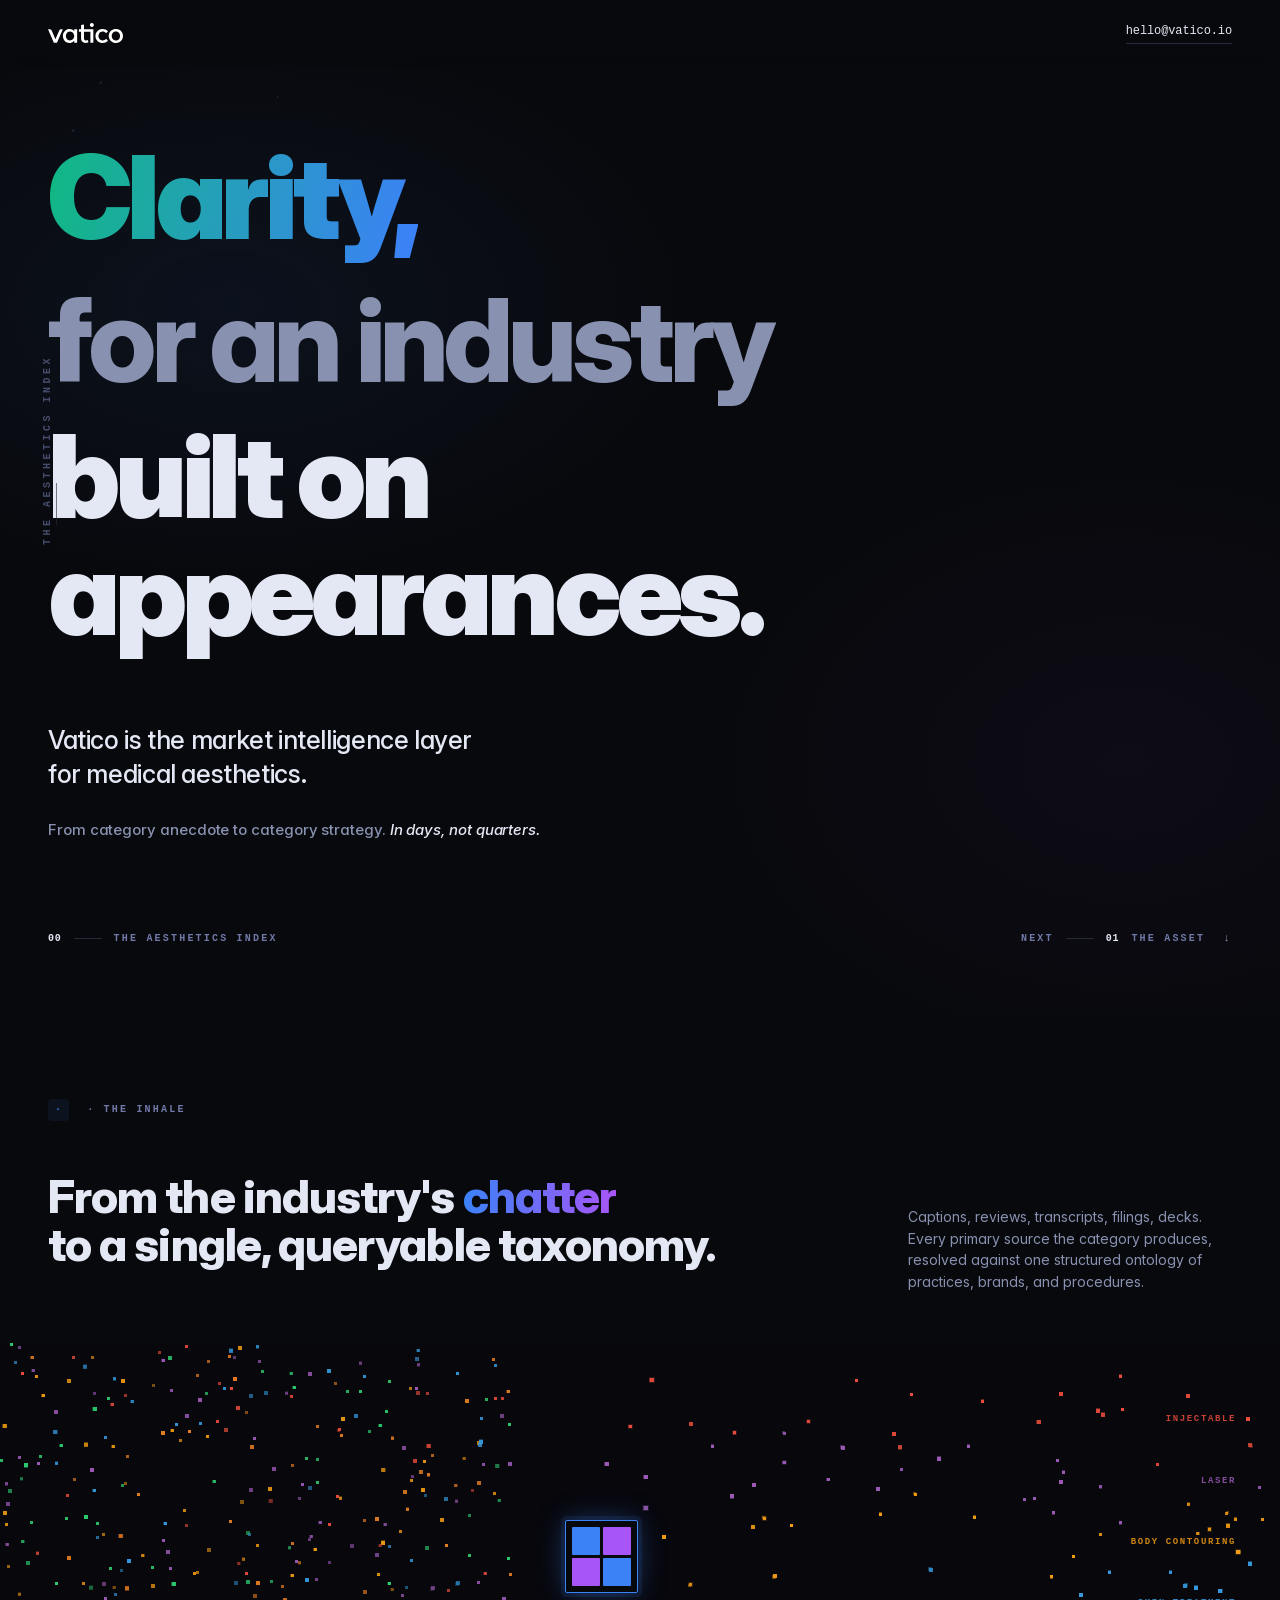
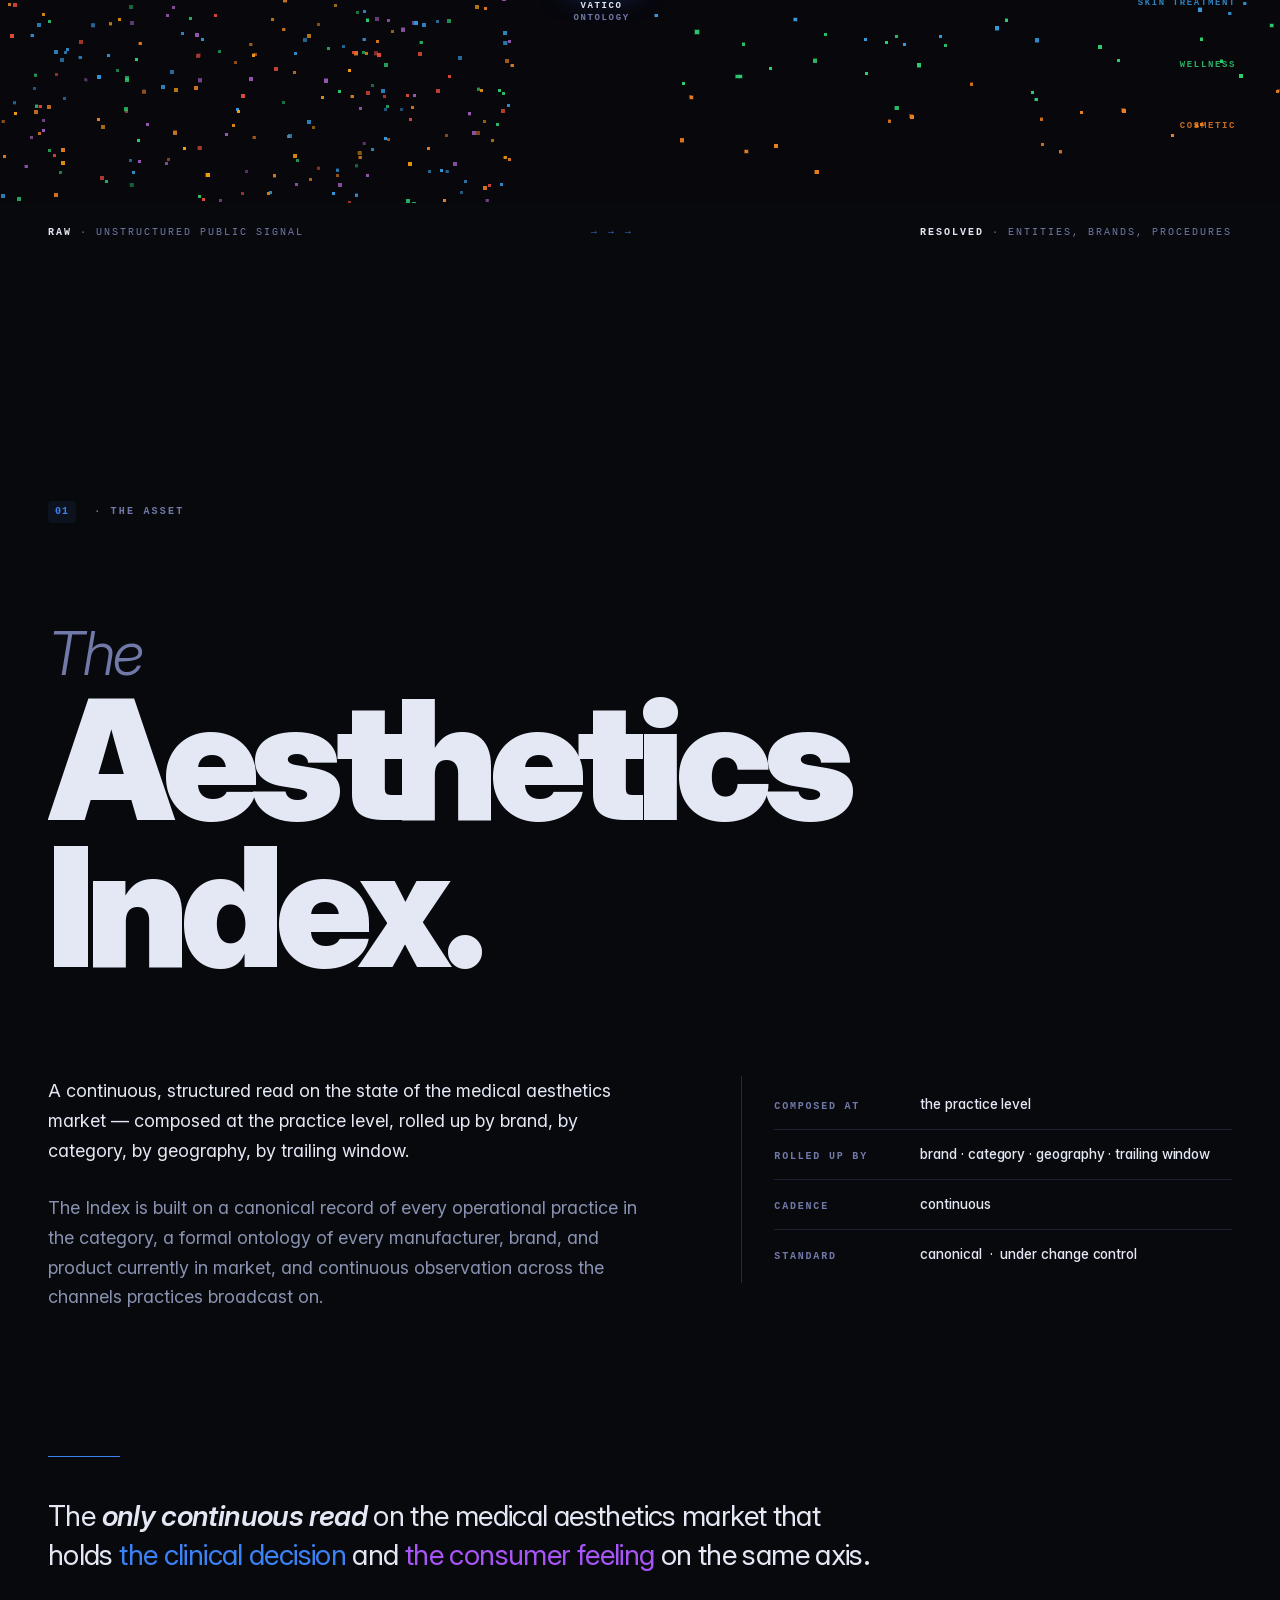
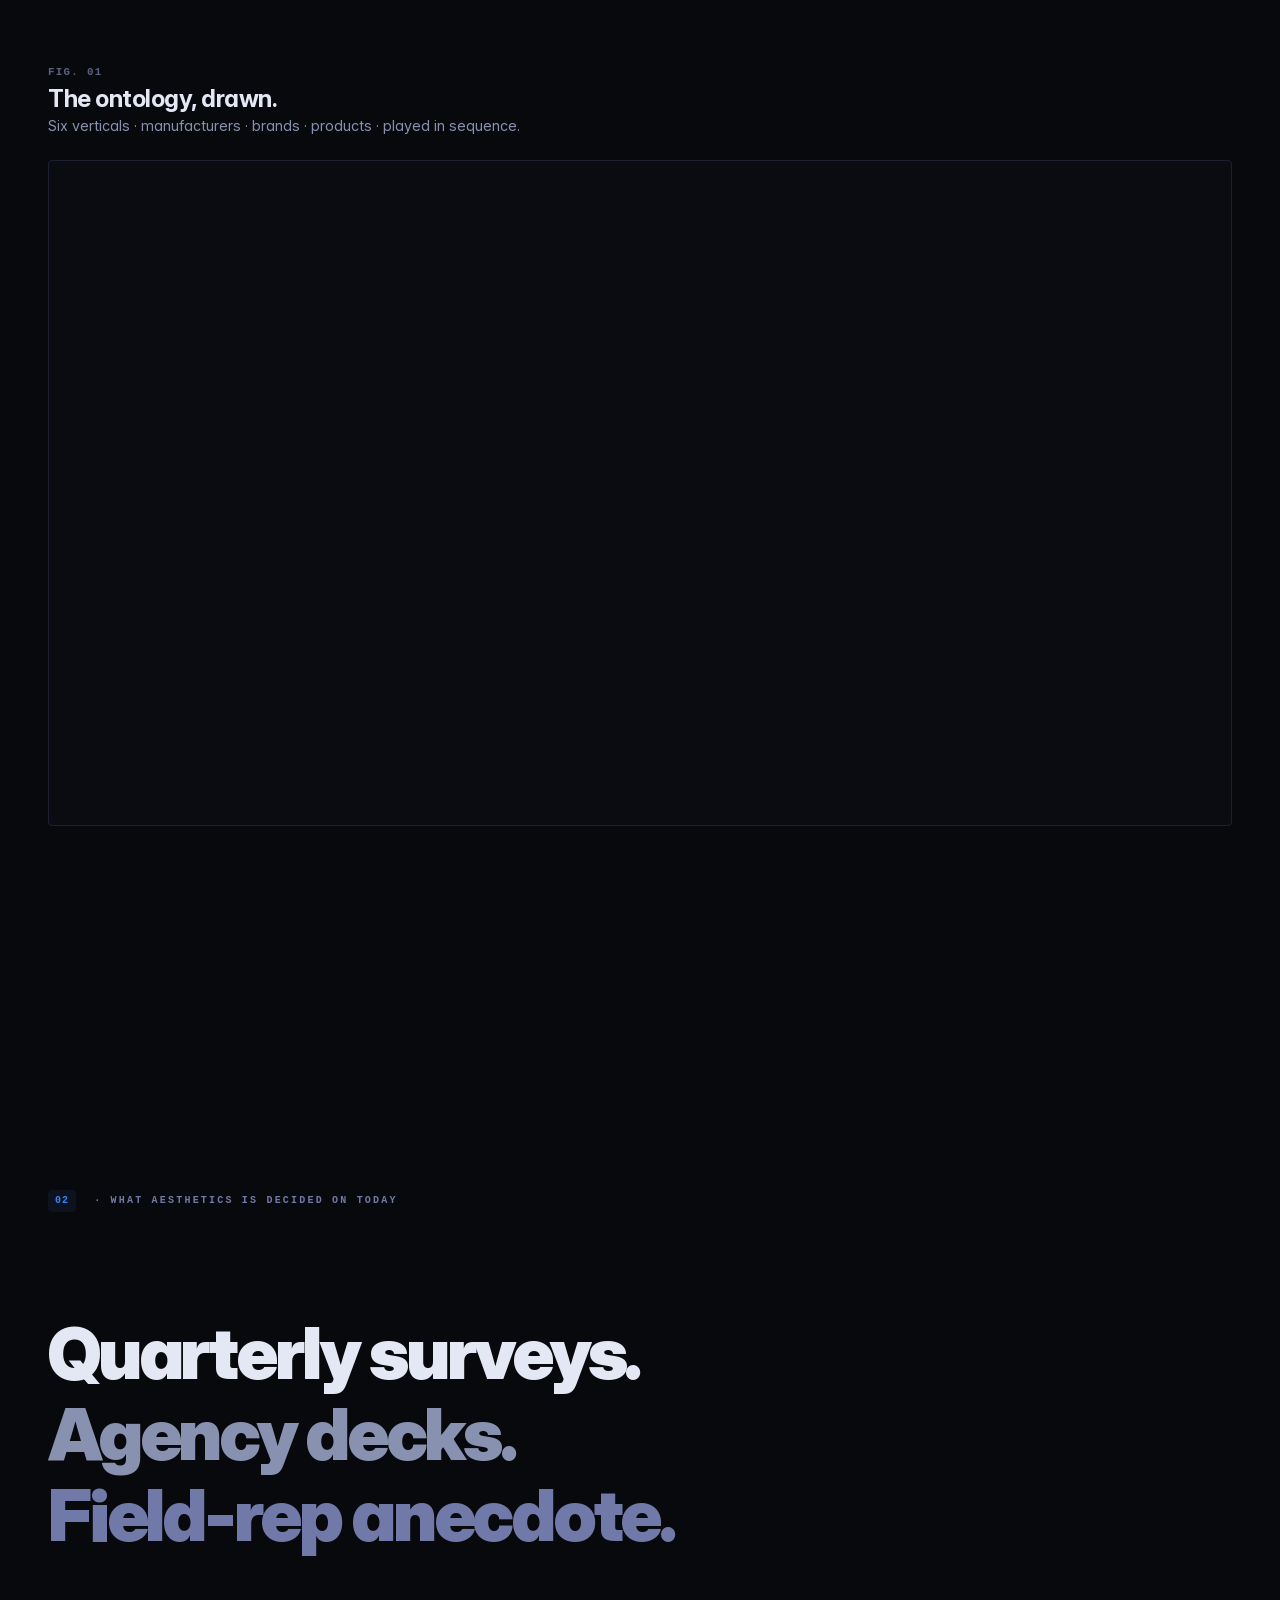
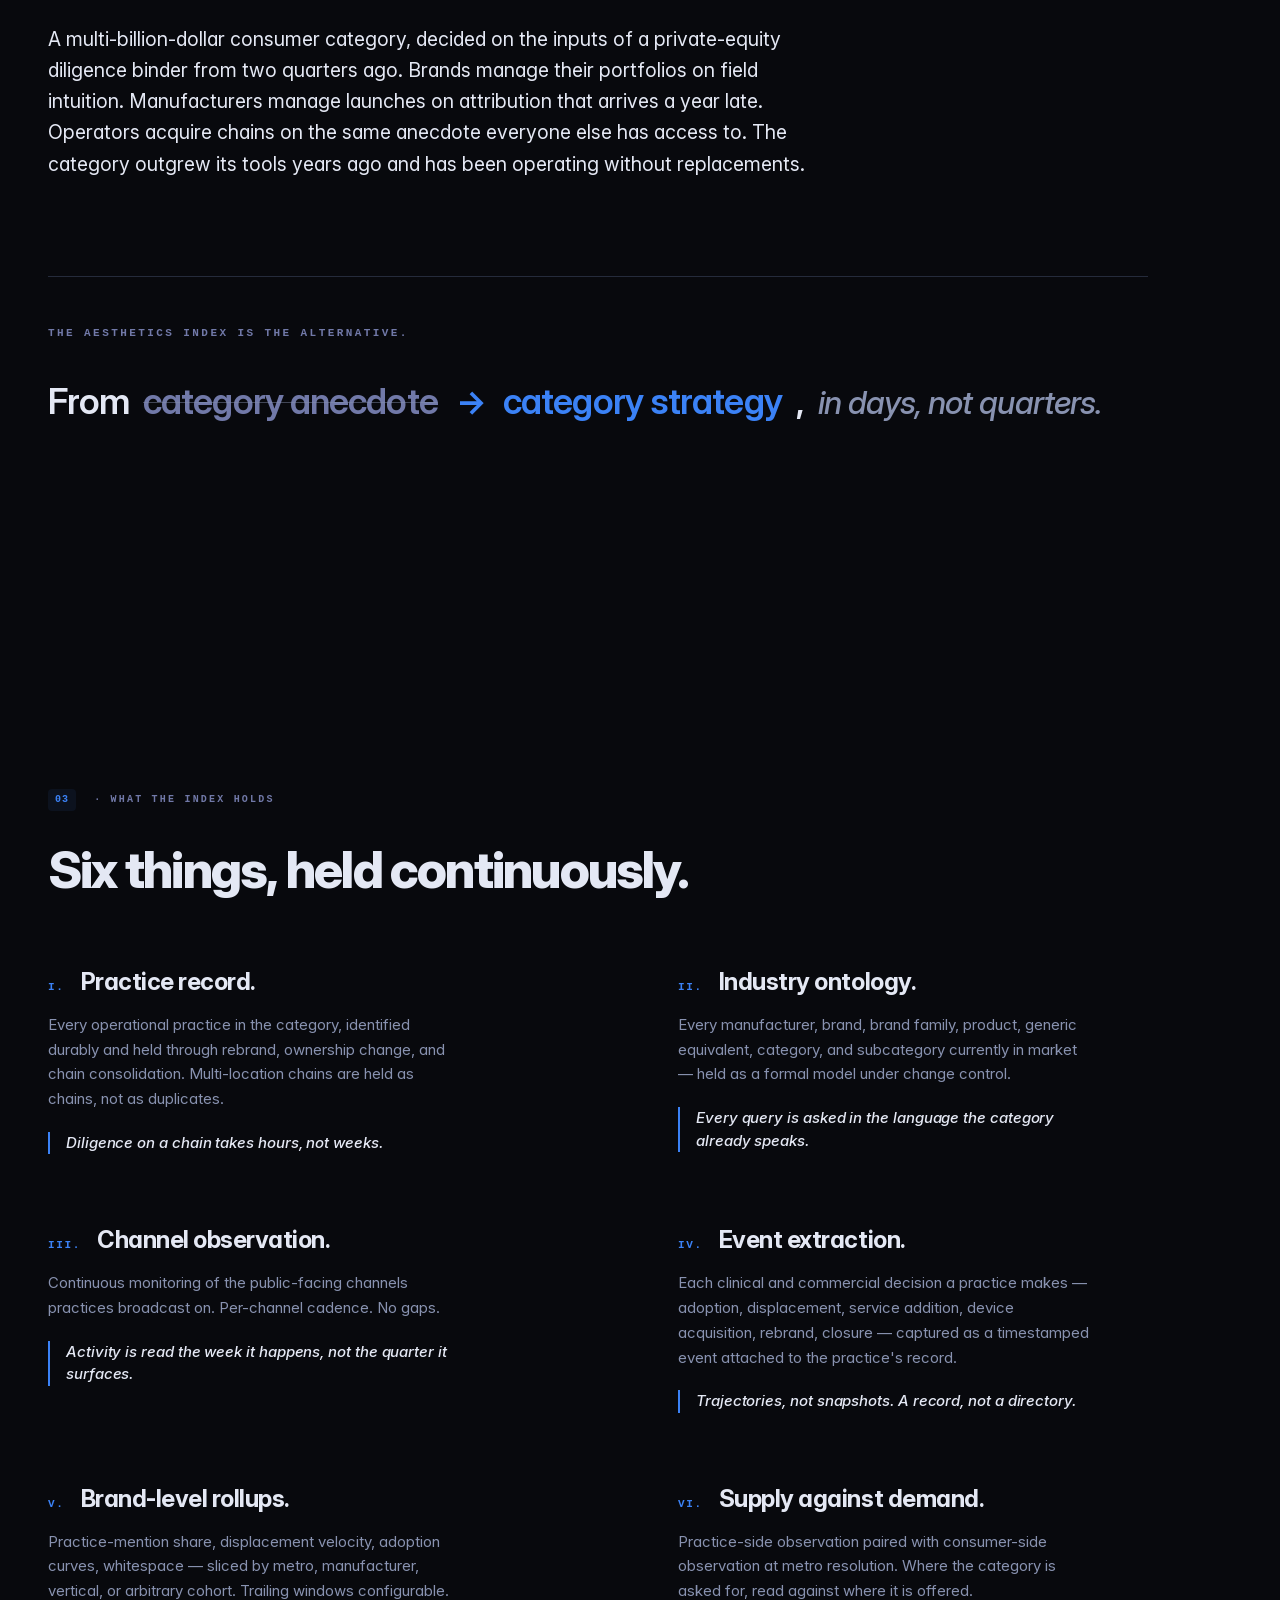
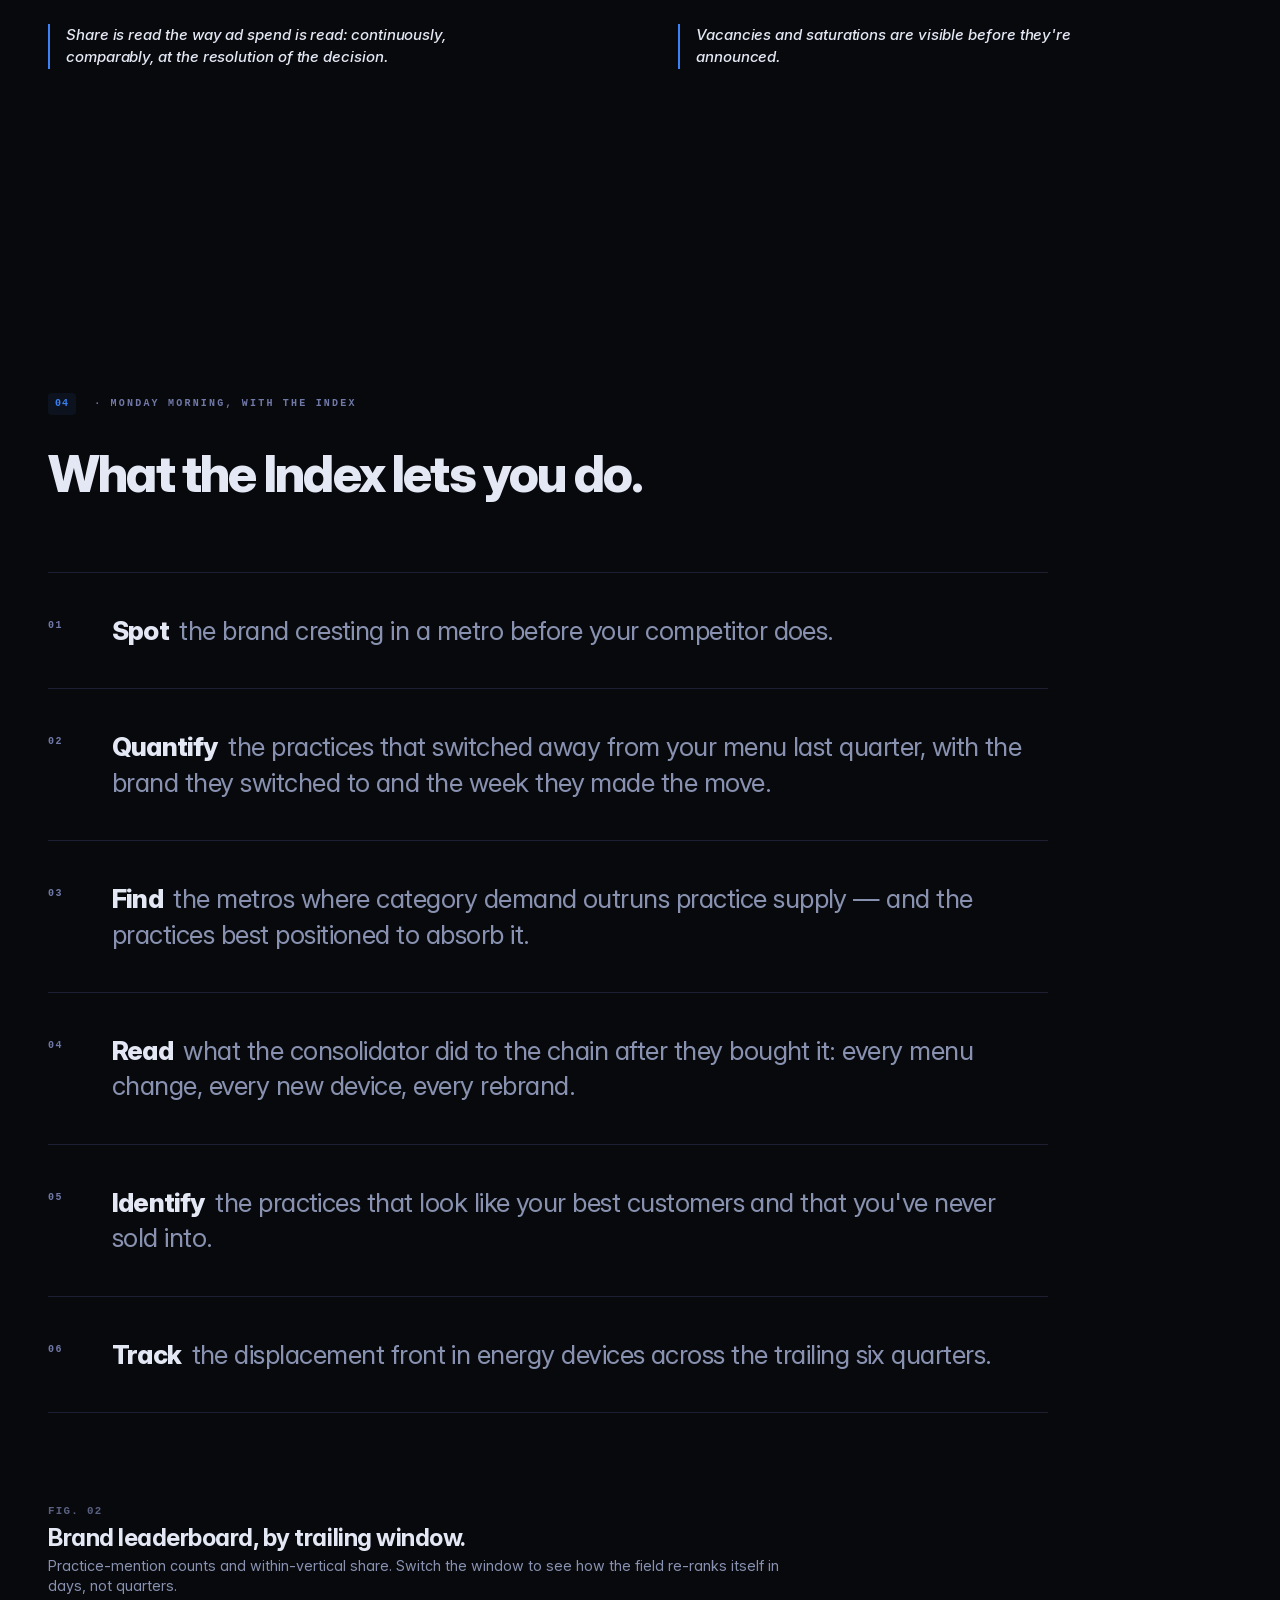
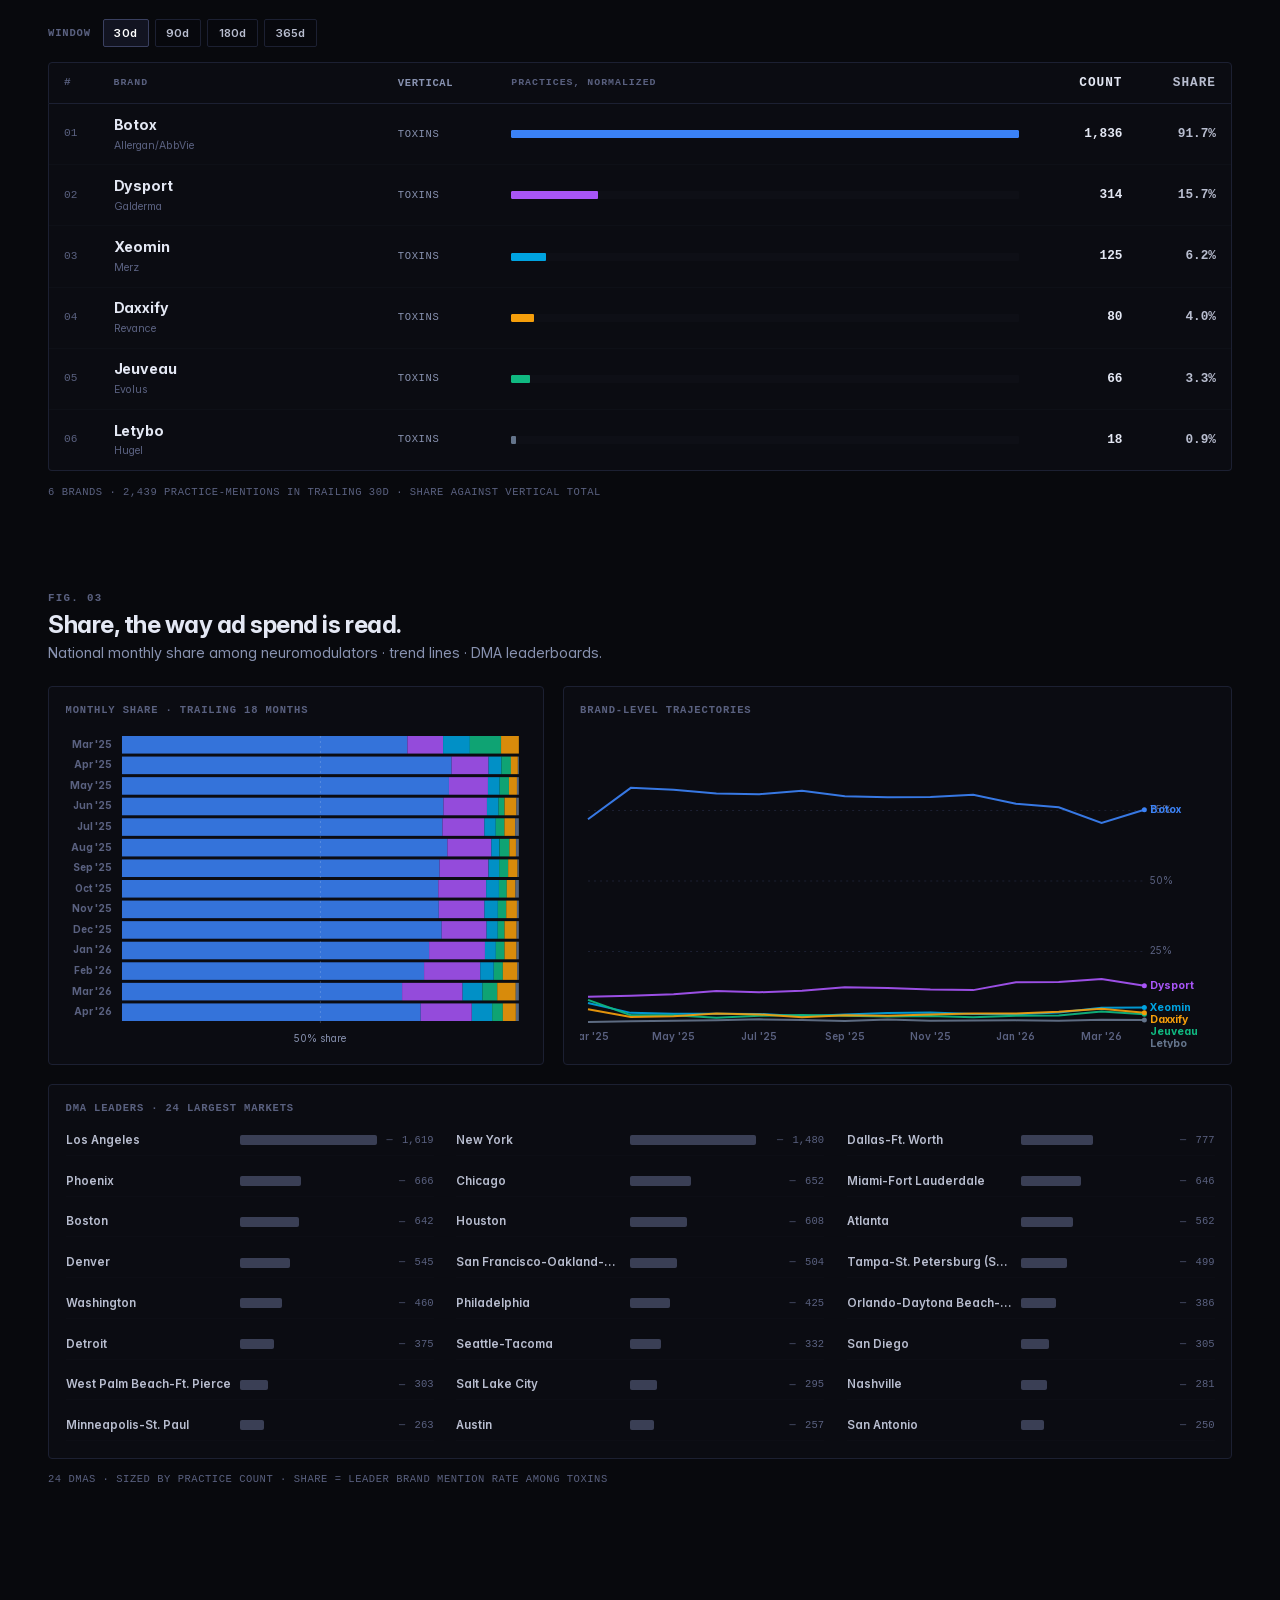
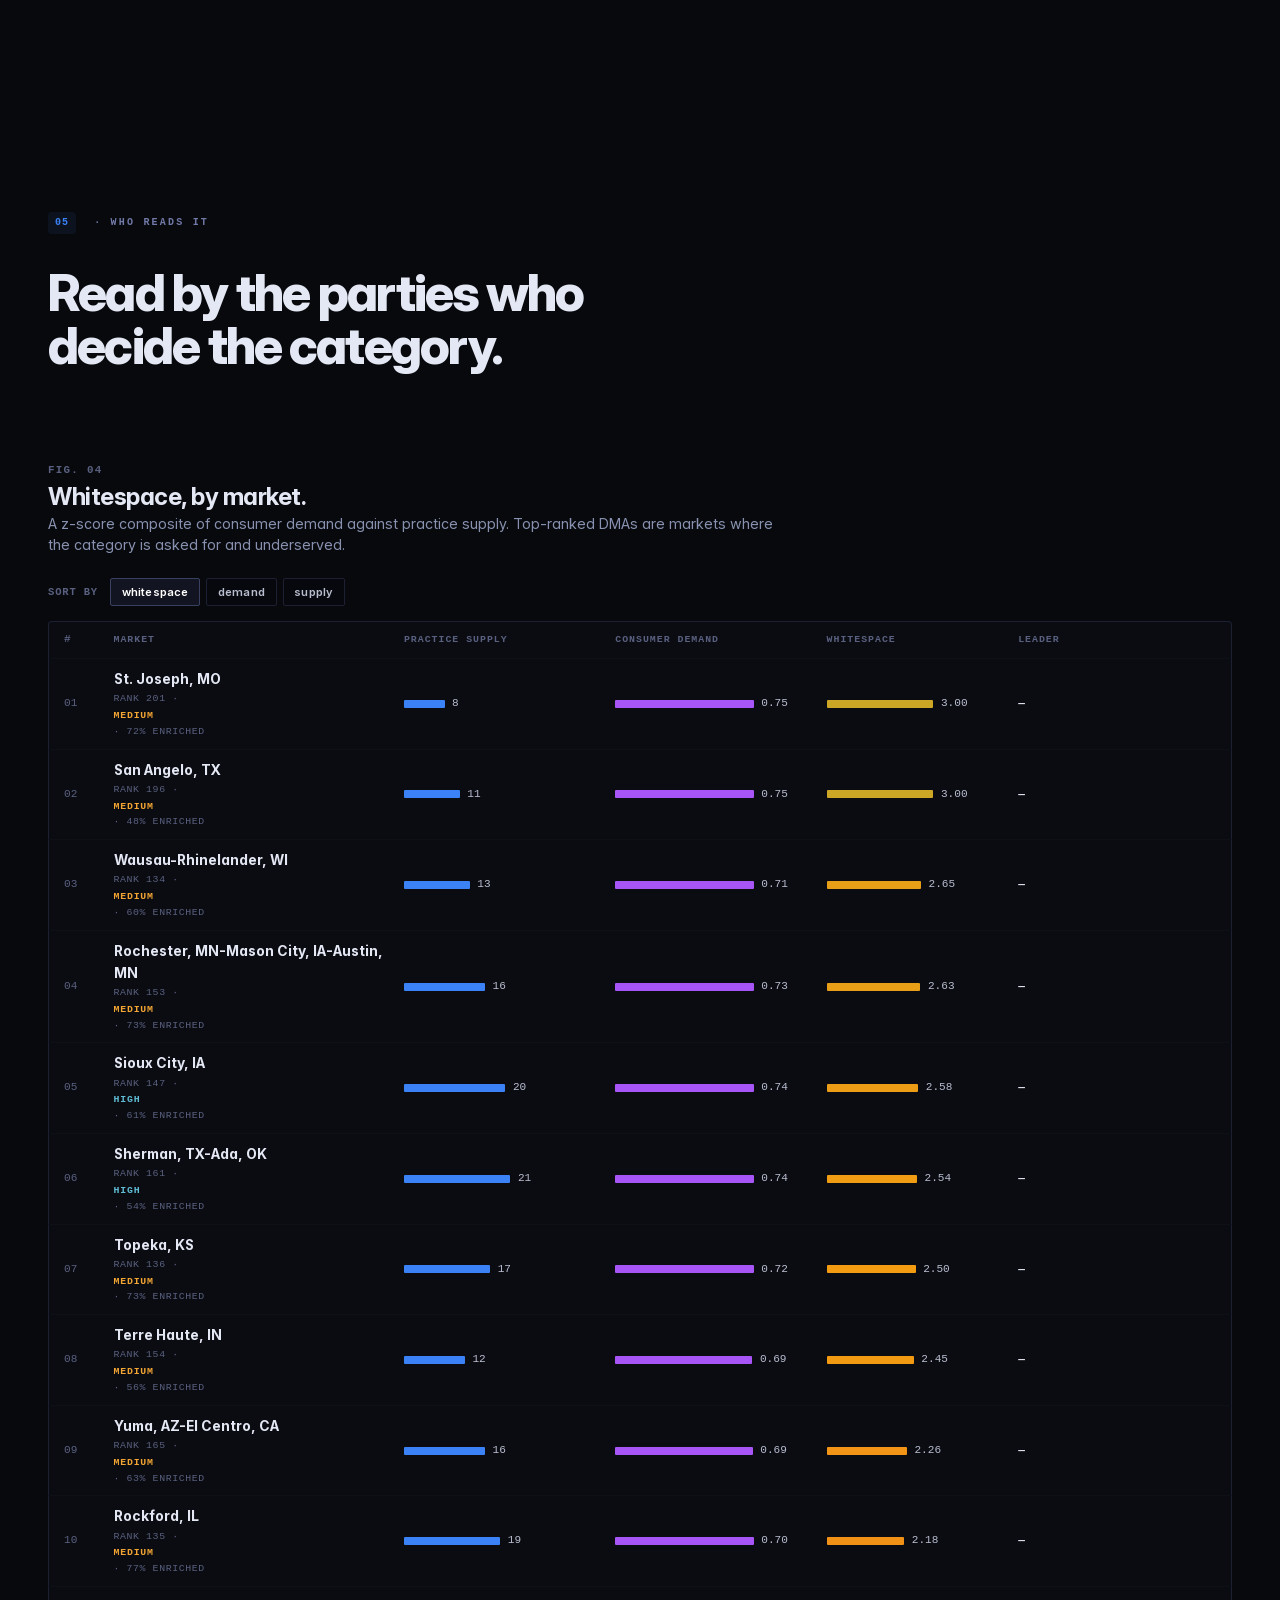
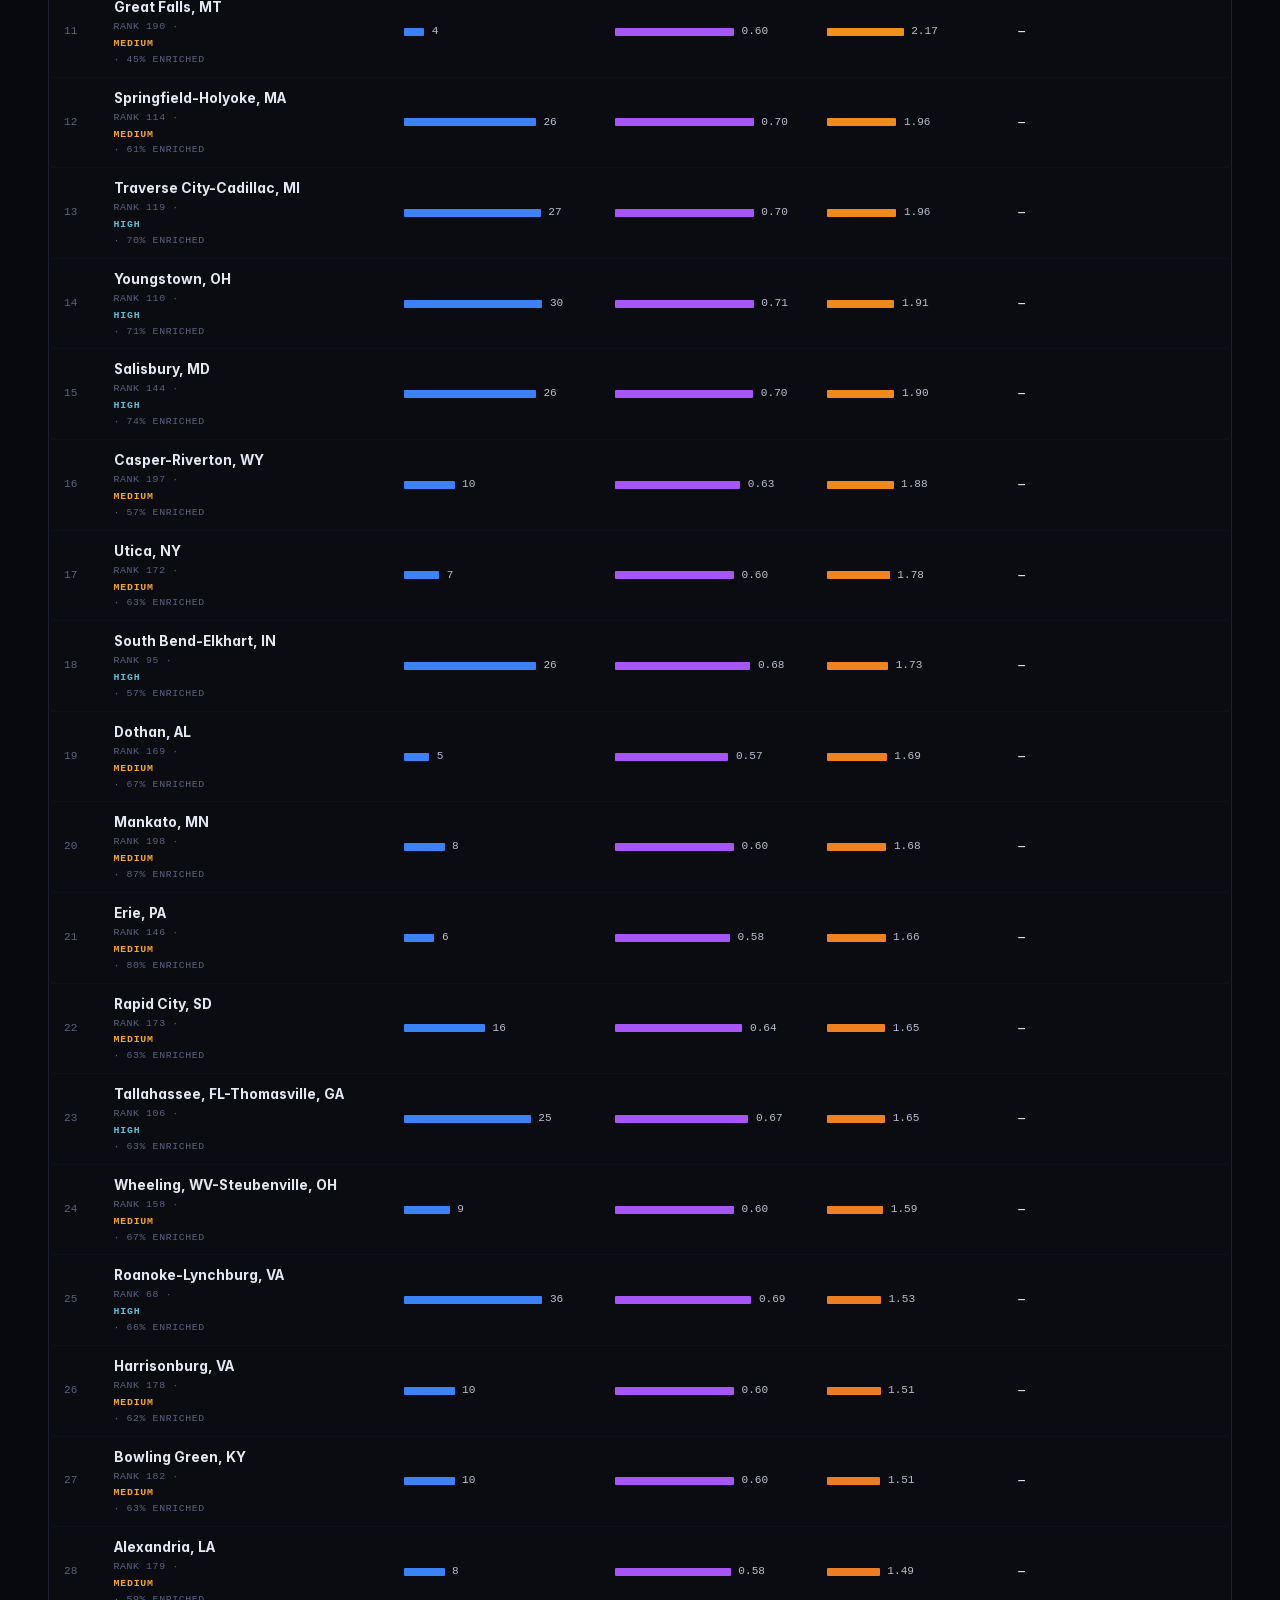
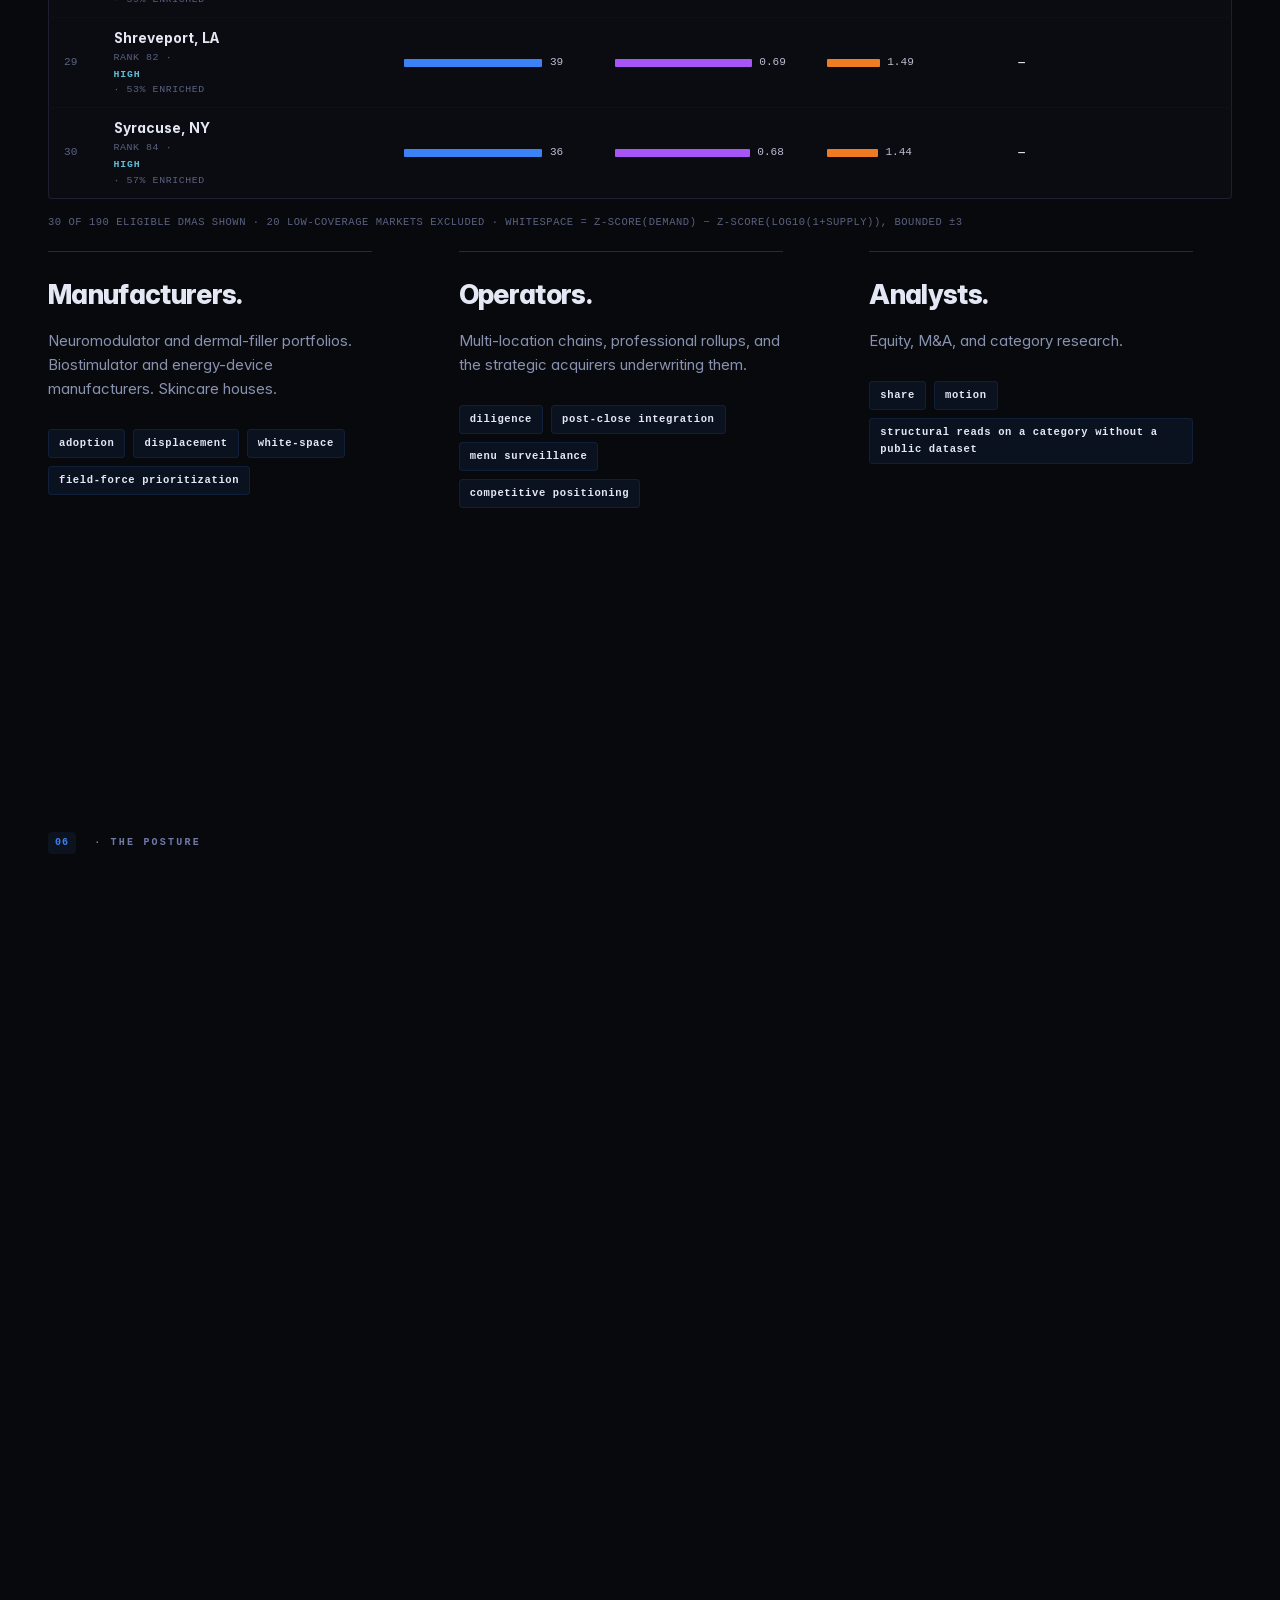
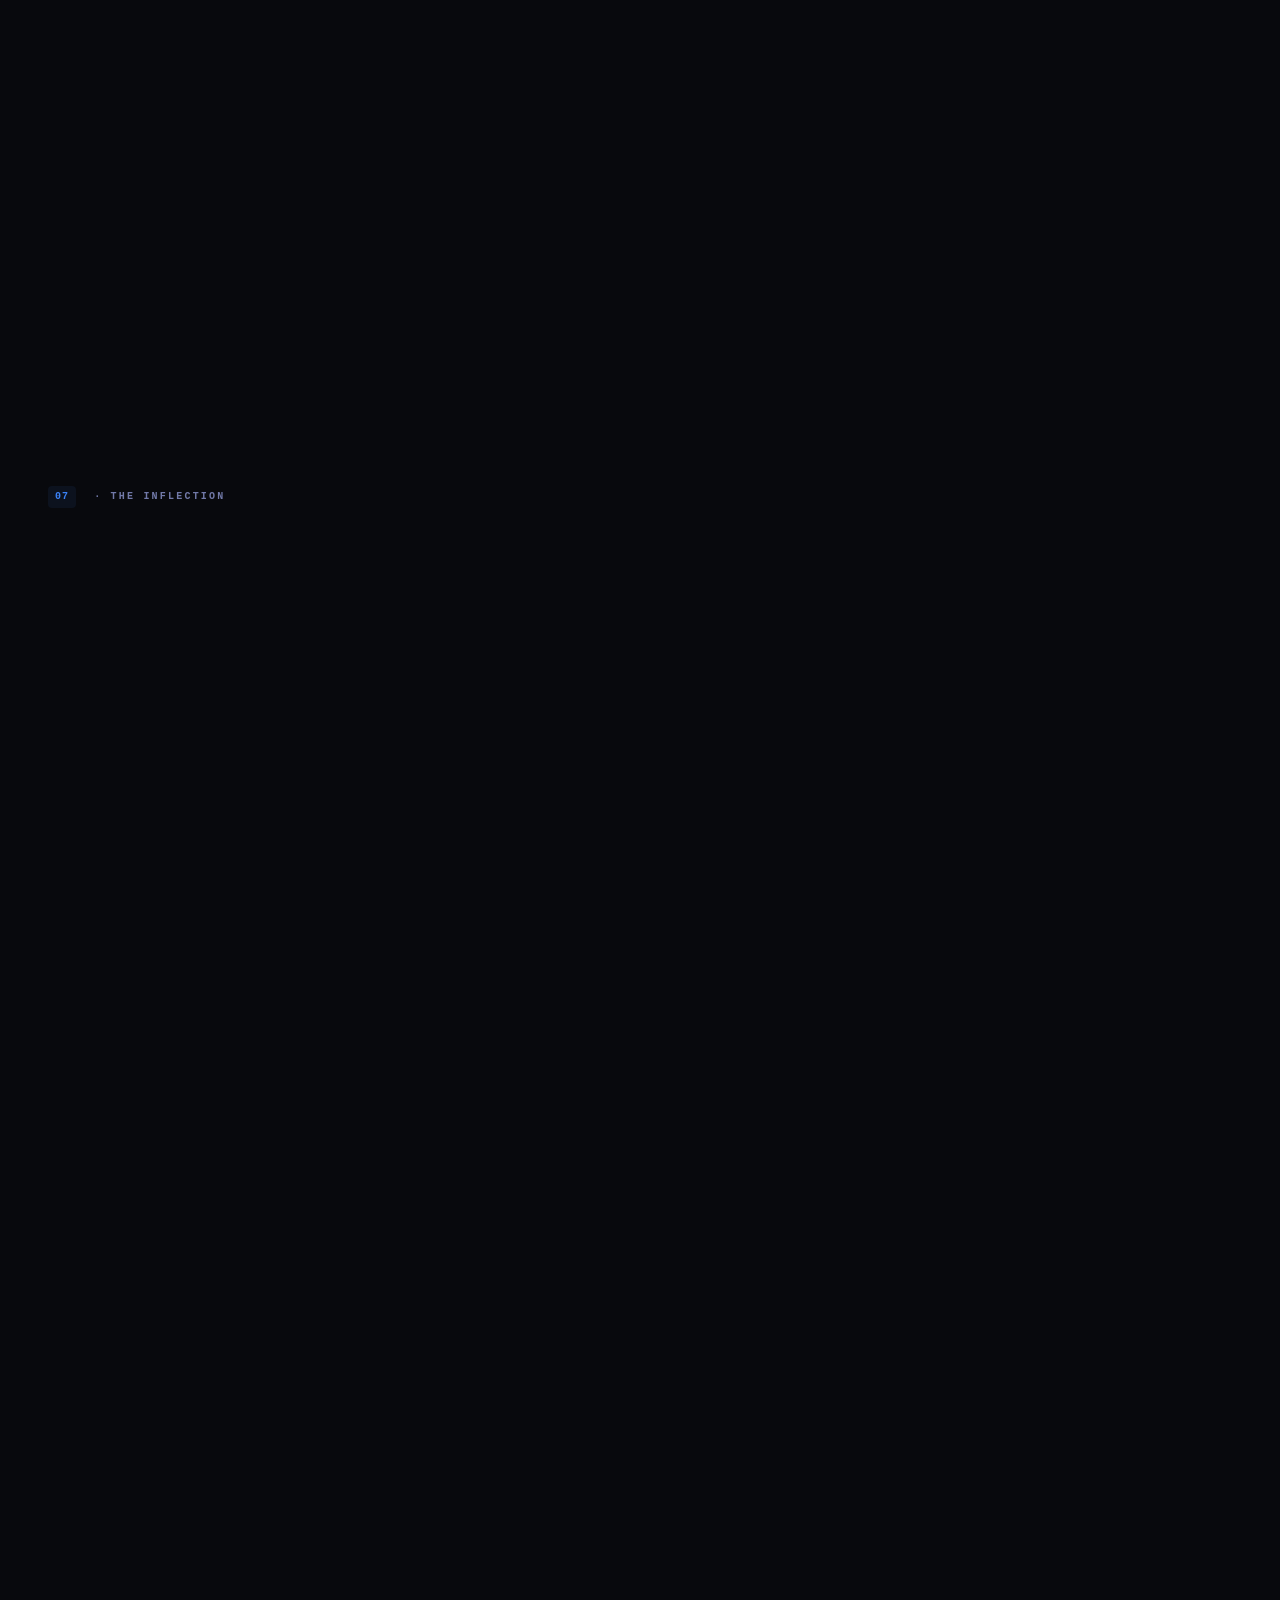
<file: index.html>
<!DOCTYPE html>
<html lang="en">
<head>
<meta charset="utf-8">
<meta name="viewport" content="width=device-width, initial-scale=1">
<title>Vatico — The Aesthetics Index</title>
<meta name="description" content="The Aesthetics Index. A continuous, structured read on the state of the medical aesthetics market. From category anecdote to category strategy, in days not quarters.">

<!-- Canonical + indexability. While the site is gated, the gate page
     itself is noindex/nofollow (set by the middleware HTTP headers).
     This canonical exists so any link share or future un-gated state
     resolves to the same URL. -->
<link rel="canonical" href="https://vatico.io/">

<!-- OpenGraph (Facebook, LinkedIn, Slack, Discord, iMessage previews). -->
<meta property="og:type" content="website">
<meta property="og:site_name" content="Vatico">
<meta property="og:title" content="Vatico — The Aesthetics Index">
<meta property="og:description" content="The market intelligence layer for medical aesthetics. From category anecdote to category strategy, in days not quarters.">
<meta property="og:url" content="https://vatico.io/">
<meta property="og:image" content="https://vatico.io/assets/og-image.png">
<meta property="og:image:width" content="1200">
<meta property="og:image:height" content="630">
<meta property="og:image:alt" content="Vatico — The Aesthetics Index">

<!-- Twitter / X card. summary_large_image renders the og:image at full
     width below the headline. -->
<meta name="twitter:card" content="summary_large_image">
<meta name="twitter:title" content="Vatico — The Aesthetics Index">
<meta name="twitter:description" content="The market intelligence layer for medical aesthetics. From category anecdote to category strategy, in days not quarters.">
<meta name="twitter:image" content="https://vatico.io/assets/og-image.png">
<meta name="twitter:image:alt" content="Vatico — The Aesthetics Index">

<!-- Mobile/PWA chrome -->
<meta name="theme-color" content="#08090d">
<meta name="color-scheme" content="dark">
<link rel="apple-touch-icon" sizes="180x180" href="/assets/apple-touch-icon.png">
<link rel="manifest" href="/manifest.webmanifest">

<!-- Preload the variable Inter so the first paint doesn't FOUT/FOIT.
     `crossorigin` is required for fonts even on same-origin so the
     preloaded resource is reused by the @font-face fetcher. -->
<link rel="preload" as="font" href="fonts/InterVariable.ttf" type="font/ttf" crossorigin>

<link rel="stylesheet" href="colors_and_type.css?v=2">
<link rel="stylesheet" href="site.css?v=13">

<!-- Defer the visuals stylesheet: it only matters once a viz figure is
     in viewport, but it's also a relatively heavy file. The media=print
     trick lets the browser fetch it without blocking render, then the
     onload handler swaps media back to all so it actually applies. -->
<link rel="stylesheet" href="visuals/visuals.css?v=11" media="print" onload="this.media='all'">
<noscript><link rel="stylesheet" href="visuals/visuals.css?v=11"></noscript>

<link rel="icon" href="/assets/vatico-logo-white.svg">

<!-- JSON-LD: Organization. Keeps the entity-graph entry consistent
     across Google/Bing/etc. once the gate comes off. -->
<script type="application/ld+json">
{
  "@context": "https://schema.org",
  "@type": "Organization",
  "name": "Vatico",
  "legalName": "Vatico, LLC",
  "url": "https://vatico.io/",
  "logo": "https://vatico.io/assets/vatico-logo-white.svg",
  "description": "The market intelligence layer for medical aesthetics. A continuous, structured read on category movement \u2014 brand share, manufacturer activity, regional whitespace \u2014 published in days, not quarters.",
  "email": "hello@vatico.io",
  "sameAs": []
}
</script>
</head>
<body>

<template id="__bundler_thumbnail" data-bg-color="#08090d">
  <svg viewBox="0 0 1200 800" xmlns="http://www.w3.org/2000/svg">
    <rect width="1200" height="800" fill="#08090d"/>
    <g fill="#8892b0" opacity="0.5">
      <circle cx="220" cy="300" r="3"/><circle cx="360" cy="260" r="2"/><circle cx="480" cy="340" r="3"/>
      <circle cx="600" cy="280" r="2"/><circle cx="760" cy="320" r="3"/><circle cx="880" cy="260" r="2"/>
      <circle cx="980" cy="360" r="3"/><circle cx="280" cy="500" r="2"/><circle cx="440" cy="540" r="3"/>
      <circle cx="620" cy="480" r="2"/><circle cx="820" cy="520" r="3"/><circle cx="940" cy="460" r="2"/>
    </g>
    <text x="600" y="420" fill="#e4e8f4" font-family="Inter, sans-serif" font-weight="900" font-size="88" letter-spacing="-3" text-anchor="middle">vatico</text>
    <text x="600" y="470" fill="#8892b0" font-family="Inter, sans-serif" font-weight="600" font-size="22" letter-spacing="2" text-anchor="middle">THE AESTHETICS INDEX</text>
  </svg>
</template>

<!-- Scroll progress -->
<div class="scroll-rail" aria-hidden="true"></div>

<!-- Fixed left rail — running section counter -->
<aside class="rail" aria-hidden="true">
  <div class="rail-mark" data-label="index"></div>
</aside>

<!-- Nav -->
<nav class="nav" aria-label="Primary">
  <a href="#top" class="nav-logo" aria-label="Vatico">
    <img src="assets/vatico-logo-white.svg" alt="Vatico">
  </a>
  <div class="nav-right">
    <a href="mailto:hello@vatico.io" class="nav-email">hello@vatico.io</a>
  </div>
</nav>

<!-- ============================================================
     00 — COVER
     Eyebrow: none. Hero = the tagline. Definition line.
     Capability + outcome. Status pill. Mark + ambient dot field.
     ============================================================ -->
<header class="hero" id="top">
  <canvas class="hero-canvas" id="hero-canvas" aria-hidden="true"></canvas>
  <div class="hero-glow" aria-hidden="true"></div>

  <div class="hero-inner">
    <h1 class="hero-tagline">
      <span class="line"><span class="gradient-ink">Clarity,</span></span>
      <span class="line">for an industry</span>
      <span class="line">built on</span>
      <span class="line">appearances.</span>
    </h1>

    <div class="hero-defn">
      Vatico is the market intelligence layer<br>for medical aesthetics.
    </div>

    <div class="hero-outcome">
      From category anecdote to category strategy. <em>In days, not quarters.</em>
    </div>
  </div>

  <div class="hero-foot">
    <div class="hero-foot-l">
      <span class="hf-num">00</span>
      <span class="hf-sep"></span>
      <span class="hf-label">the aesthetics index</span>
    </div>
    <a href="#asset" class="hero-foot-r">
      <span class="hf-lead">next</span>
      <span class="hf-sep"></span>
      <span class="hf-next-num">01</span>
      <span class="hf-next-label">the asset</span>
      <span class="hf-arrow" aria-hidden="true">↓</span>
    </a>
  </div>
</header>

<main id="main">

<!-- ============================================================
     0.5 — INGEST FLOW
     Raw chatter → Vatico ontology → structured signal.
     A live, animated "data inhale" that sits between the
     hero and §01. Title + sub on the left, viz on the right.
     ============================================================ -->
<section class="sec-signal" aria-labelledby="sf-title">
  <div class="sec-signal-head">
    <div>
      <div class="eyebrow"><span class="eyebrow-num">·</span>&nbsp;·&nbsp;the inhale</div>
      <h2 class="sec-signal-title" id="sf-title">From the industry's <em>chatter</em><br>to a single, queryable taxonomy.</h2>
    </div>
    <p class="sec-signal-sub">Captions, reviews, transcripts, filings, decks. Every primary source the category produces, resolved against one structured ontology of practices, brands, and procedures.</p>
  </div>

  <p class="sr-only">
    Visual: Vatico ingests captions, reviews, transcripts, filings, and decks
    from the public channels practices broadcast on, and resolves every
    mention against one structured ontology of practices, brands, and
    procedures. The animation shows raw signal flowing left-to-right through
    the Vatico ontology and out as resolved entities, brands, and procedures.
  </p>

  <div class="sf-stage" id="signal-flow" aria-hidden="true">
    <canvas class="sf-canvas"></canvas>
    <div class="sf-ingest">
      <div class="sf-ingest-glyph"><span></span><span></span><span></span><span></span></div>
      <div class="sf-ingest-label">VATICO<br><em>ontology</em></div>
    </div>
    <noscript>
      Animated diagram: raw, unstructured public signal on the left
      (captions, reviews, transcripts, filings, decks) flows through the
      Vatico ontology in the center, and exits on the right as resolved
      entities, brands, and procedures. The ingest is continuous.
    </noscript>
  </div>

  <div class="sec-signal-foot">
    <span><strong>raw</strong>&nbsp;· unstructured public signal</span>
    <span class="sf-foot-arrow">→&nbsp;→&nbsp;→</span>
    <span><strong>resolved</strong>&nbsp;· entities, brands, procedures</span>
  </div>
</section>

<!-- ============================================================
     01 — THE ASSET
     The Aesthetics Index (as wordmark / artifact)
     Corpus claim body. Pattern C closing.
     ============================================================ -->
<section class="section sec-asset" id="asset" data-index="01">
  <div class="sec-head">
    <div class="eyebrow"><span class="eyebrow-num">01</span>&nbsp;·&nbsp;the asset</div>
  </div>

  <div class="asset-wordmark reveal">
    <div class="asset-line-1">The</div>
    <div class="asset-line-2">Aesthetics</div>
    <div class="asset-line-3">Index.</div>
  </div>

  <div class="asset-body-grid">
    <div class="asset-body reveal">
      <p>
        A continuous, structured read on the state of the medical aesthetics market —
        composed at the practice level, rolled up by brand, by category, by geography,
        by trailing window.
      </p>
      <p>
        The Index is built on a canonical record of every operational practice in the
        category, a formal ontology of every manufacturer, brand, and product currently
        in market, and continuous observation across the channels practices broadcast on.
      </p>
    </div>

    <aside class="asset-meta reveal delay-1" aria-label="Index composition">
      <div class="asset-meta-row">
        <span class="asset-meta-label">composed at</span>
        <span class="asset-meta-val">the practice level</span>
      </div>
      <div class="asset-meta-row">
        <span class="asset-meta-label">rolled up by</span>
        <span class="asset-meta-val">brand · category · geography · trailing window</span>
      </div>
      <div class="asset-meta-row">
        <span class="asset-meta-label">cadence</span>
        <span class="asset-meta-val">continuous</span>
      </div>
      <div class="asset-meta-row">
        <span class="asset-meta-label">standard</span>
        <span class="asset-meta-val">canonical &nbsp;·&nbsp; under change control</span>
      </div>
    </aside>
  </div>

  <div class="asset-close reveal delay-2">
    <div class="asset-close-rule"></div>
    <p class="asset-close-body">
      The <em>only continuous read</em> on the medical aesthetics market
      that holds <span class="ink-blue">the clinical decision</span>
      and <span class="ink-purple">the consumer feeling</span>
      on the same axis.
    </p>
  </div>

  <!-- Visual 03 — Brand ontology force graph -->
  <figure class="viz viz-ontology reveal delay-3" aria-labelledby="viz-ontology-cap">
    <p class="sr-only">
      Visual: A formal ontology of every manufacturer, brand, brand family,
      product, generic equivalent, category, and subcategory currently in
      market in U.S. medical aesthetics. Built once and maintained against
      the live corpus. The force graph is the ontology, drawn.
    </p>
    <figcaption class="viz-cap" id="viz-ontology-cap">
      <span class="viz-cap-num">fig.&nbsp;01</span>
      <span class="viz-cap-title">The ontology, drawn.</span>
      <span class="viz-cap-sub">Six verticals · manufacturers · brands · products · played in sequence.</span>
    </figcaption>
    <div class="viz-frame viz-frame-ontology">
      <canvas id="ontology-canvas" data-reel></canvas>
      <div class="viz-overlay viz-overlay-tl">
        <div class="viz-stats" id="ontology-stats">loading…</div>
      </div>
      <div class="viz-overlay viz-overlay-tr" id="ontology-filter">
        <button class="viz-chip" data-vert="Injectable"><i style="background:#e74c3c"></i>Injectable</button>
        <button class="viz-chip" data-vert="Laser"><i style="background:#9b59b6"></i>Laser</button>
        <button class="viz-chip" data-vert="Body Contouring"><i style="background:#f39c12"></i>Body Contouring</button>
        <button class="viz-chip" data-vert="Skin Treatment"><i style="background:#3498db"></i>Skin Treatment</button>
        <button class="viz-chip" data-vert="Wellness"><i style="background:#2ecc71"></i>Wellness</button>
        <button class="viz-chip" data-vert="Cosmetic"><i style="background:#e67e22"></i>Cosmetic</button>
      </div>
      <div class="viz-overlay viz-overlay-bl" id="ontology-label"></div>
      <noscript>
        Interactive force-directed graph of the Vatico ontology — six
        verticals (Injectable, Laser, Body Contouring, Skin Treatment,
        Wellness, Cosmetic) connected to manufacturers, brand families,
        and individual products. On desktop, hover any node and use the
        filter chips at the top right to scope the view to one vertical.
        On mobile, an animated cinematic plays the emergence of the
        ontology in a continuous loop.
      </noscript>
    </div>
  </figure>
</section>

<!-- ============================================================
     02 — THE ALTERNATIVE
     Name the enemy. Three-fragment headline stacked.
     "From X to Y, fast" closing.
     ============================================================ -->
<section class="section sec-alt" id="alternative" data-index="02">
  <div class="sec-head">
    <div class="eyebrow"><span class="eyebrow-num">02</span>&nbsp;·&nbsp;what aesthetics is decided on today</div>
  </div>

  <div class="alt-stack">
    <h2 class="alt-fragment reveal">Quarterly surveys.</h2>
    <h2 class="alt-fragment reveal delay-1">Agency decks.</h2>
    <h2 class="alt-fragment reveal delay-2">Field-rep anecdote.</h2>
  </div>

  <div class="alt-body-wrap">
    <p class="alt-body reveal delay-2">
      A multi-billion-dollar consumer category, decided on the inputs of a
      private-equity diligence binder from two quarters ago. Brands manage their
      portfolios on field intuition. Manufacturers manage launches on attribution
      that arrives a year late. Operators acquire chains on the same anecdote
      everyone else has access to. The category outgrew its tools years ago and
      has been operating without replacements.
    </p>
  </div>

  <div class="alt-close reveal delay-3">
    <div class="alt-close-row">
      <span class="alt-close-strike">The Aesthetics Index is the alternative.</span>
    </div>
    <div class="alt-close-row big">
      From <span class="ink-strike">category anecdote</span>
      <span class="alt-arrow">→</span>
      <span class="ink-blue">category strategy</span>,
      <span class="alt-coda">in days, not quarters.</span>
    </div>
  </div>
</section>

<!-- ============================================================
     03 — IN THE INDEX
     Six Pattern B entries. Bold head · body · italic consequence.
     Two columns of three. No icons, no accents, no dividers.
     ============================================================ -->
<section class="section sec-catalog" id="catalog" data-index="03">
  <div class="sec-head">
    <div class="eyebrow"><span class="eyebrow-num">03</span>&nbsp;·&nbsp;what the Index holds</div>
    <h2 class="sec-h2 reveal">Six things, held continuously.</h2>
  </div>

  <div class="catalog-grid">
    <article class="entry reveal">
      <div class="entry-head">
        <span class="entry-num">i.</span>
        <h3 class="entry-title">Practice record.</h3>
      </div>
      <p class="entry-body">
        Every operational practice in the category, identified durably and held
        through rebrand, ownership change, and chain consolidation. Multi-location
        chains are held as chains, not as duplicates.
      </p>
      <p class="entry-consequence"><em>Diligence on a chain takes hours, not weeks.</em></p>
    </article>

    <article class="entry reveal delay-1">
      <div class="entry-head">
        <span class="entry-num">ii.</span>
        <h3 class="entry-title">Industry ontology.</h3>
      </div>
      <p class="entry-body">
        Every manufacturer, brand, brand family, product, generic equivalent,
        category, and subcategory currently in market — held as a formal model
        under change control.
      </p>
      <p class="entry-consequence"><em>Every query is asked in the language the category already speaks.</em></p>
    </article>

    <article class="entry reveal delay-2">
      <div class="entry-head">
        <span class="entry-num">iii.</span>
        <h3 class="entry-title">Channel observation.</h3>
      </div>
      <p class="entry-body">
        Continuous monitoring of the public-facing channels practices broadcast
        on. Per-channel cadence. No gaps.
      </p>
      <p class="entry-consequence"><em>Activity is read the week it happens, not the quarter it surfaces.</em></p>
    </article>

    <article class="entry reveal">
      <div class="entry-head">
        <span class="entry-num">iv.</span>
        <h3 class="entry-title">Event extraction.</h3>
      </div>
      <p class="entry-body">
        Each clinical and commercial decision a practice makes — adoption,
        displacement, service addition, device acquisition, rebrand, closure —
        captured as a timestamped event attached to the practice's record.
      </p>
      <p class="entry-consequence"><em>Trajectories, not snapshots. A record, not a directory.</em></p>
    </article>

    <article class="entry reveal delay-1">
      <div class="entry-head">
        <span class="entry-num">v.</span>
        <h3 class="entry-title">Brand-level rollups.</h3>
      </div>
      <p class="entry-body">
        Practice-mention share, displacement velocity, adoption curves,
        whitespace — sliced by metro, manufacturer, vertical, or arbitrary
        cohort. Trailing windows configurable.
      </p>
      <p class="entry-consequence"><em>Share is read the way ad spend is read: continuously, comparably, at the resolution of the decision.</em></p>
    </article>

    <article class="entry reveal delay-2">
      <div class="entry-head">
        <span class="entry-num">vi.</span>
        <h3 class="entry-title">Supply against demand.</h3>
      </div>
      <p class="entry-body">
        Practice-side observation paired with consumer-side observation at
        metro resolution. Where the category is asked for, read against where
        it is offered.
      </p>
      <p class="entry-consequence"><em>Vacancies and saturations are visible before they're announced.</em></p>
    </article>
  </div>
</section>

<!-- ============================================================
     04 — MONDAY MORNING
     Six action lines. Each opens with a verb. Type only.
     ============================================================ -->
<section class="section sec-actions" id="actions" data-index="04">
  <div class="sec-head">
    <div class="eyebrow"><span class="eyebrow-num">04</span>&nbsp;·&nbsp;Monday morning, with the Index</div>
    <h2 class="sec-h2 reveal">What the Index lets you do.</h2>
  </div>

  <ol class="actions-list">
    <li class="action reveal">
      <span class="action-verb">Spot</span>
      the brand cresting in a metro before your competitor does.
    </li>
    <li class="action reveal delay-1">
      <span class="action-verb">Quantify</span>
      the practices that switched away from your menu last quarter, with the
      brand they switched to and the week they made the move.
    </li>
    <li class="action reveal delay-2">
      <span class="action-verb">Find</span>
      the metros where category demand outruns practice supply — and the
      practices best positioned to absorb it.
    </li>
    <li class="action reveal">
      <span class="action-verb">Read</span>
      what the consolidator did to the chain after they bought it: every menu
      change, every new device, every rebrand.
    </li>
    <li class="action reveal delay-1">
      <span class="action-verb">Identify</span>
      the practices that look like your best customers and that you've never
      sold into.
    </li>
    <li class="action reveal delay-2">
      <span class="action-verb">Track</span>
      the displacement front in energy devices across the trailing six quarters.
    </li>
  </ol>

  <!-- Visual 05 — Trailing-window leaderboard -->
  <figure class="viz viz-leaderboard reveal" id="timeline-root" aria-labelledby="viz-timeline-cap">
    <p class="sr-only">
      Visual: Trajectories, not snapshots. We track the market over time
      as a continuous record, not a static directory. The leaderboard
      shows practice-mention counts and within-vertical share for each
      brand across the selected trailing window. Switch the window to
      see the field re-rank itself in days, not quarters.
    </p>
    <figcaption class="viz-cap" id="viz-timeline-cap">
      <span class="viz-cap-num">fig.&nbsp;02</span>
      <span class="viz-cap-title">Brand leaderboard, by trailing window.</span>
      <span class="viz-cap-sub">Practice-mention counts and within-vertical share. Switch the window to see how the field re-ranks itself in days, not quarters.</span>
    </figcaption>
    <div class="tw-tabs" aria-label="Trailing window">
      <span class="tw-tabs-label">window</span>
      <button data-window="30d" class="active">30d</button>
      <button data-window="90d">90d</button>
      <button data-window="180d">180d</button>
      <button data-window="365d">365d</button>
    </div>
    <div class="tw-table-head">
      <div class="tw-rank">#</div>
      <div class="tw-brand">Brand</div>
      <div class="tw-vert">Vertical</div>
      <div class="tw-bar-h">Practices, normalized</div>
      <div class="tw-count">Count</div>
      <div class="tw-share">Share</div>
    </div>
    <div class="tw-table"></div>
    <div class="timeline-meta viz-meta"></div>
    <noscript>
      Sortable leaderboard table: brand, vertical, normalized practice-mention
      count bar, raw count, and within-vertical share, ranked by count for
      the selected trailing window (30, 90, 180, or 365 days).
    </noscript>
  </figure>

  <!-- Visual 06 — Share-of-voice in toxins -->
  <figure class="viz viz-sov reveal" id="sov-root" aria-labelledby="viz-sov-cap">
    <p class="sr-only">
      Visual: The signal was always there. It just needed an instrument.
      Practice-mention share among the six U.S. neurotoxins, month by
      month, across the full operational corpus, with brand-level
      trajectories and a leaderboard of the 24 largest DMAs.
    </p>
    <figcaption class="viz-cap" id="viz-sov-cap">
      <span class="viz-cap-num">fig.&nbsp;03</span>
      <span class="viz-cap-title">Share, the way ad spend is read.</span>
      <span class="viz-cap-sub">National monthly share among neuromodulators · trend lines · DMA leaderboards.</span>
    </figcaption>
    <div class="sov-grid">
      <div class="sov-panel sov-panel-bars">
        <div class="sov-panel-title">Monthly share · trailing 18 months</div>
        <div class="sov-bars"></div>
      </div>
      <div class="sov-panel sov-panel-lines">
        <div class="sov-panel-title">Brand-level trajectories</div>
        <div class="sov-lines"></div>
      </div>
    </div>
    <div class="sov-panel sov-panel-dma">
      <div class="sov-panel-title">DMA leaders · 24 largest markets</div>
      <div class="sov-dma"></div>
    </div>
    <div class="sov-meta viz-meta"></div>
    <noscript>
      Three-panel chart: stacked monthly share bars across the trailing
      18 months for the six U.S. neurotoxins; brand-level trajectory
      lines over the same window; and a leaderboard of the 24 largest
      U.S. DMAs showing the share-leading neurotoxin in each market.
    </noscript>
  </figure>
</section>

<!-- ============================================================
     05 — WHO READS
     Three named buyer segments. Insider vocabulary carries it.
     ============================================================ -->
<section class="section sec-readers" id="readers" data-index="05">
  <div class="sec-head">
    <div class="eyebrow"><span class="eyebrow-num">05</span>&nbsp;·&nbsp;who reads it</div>
    <h2 class="sec-h2 reveal">Read by the parties who decide the category.</h2>
  </div>

  <!-- Visual 07 — DMA whitespace leaderboard -->
  <figure class="viz viz-leaderboard reveal" id="whitespace-root" aria-labelledby="viz-ws-cap">
    <p class="sr-only">
      Visual: Vacancies and saturations are visible before they're
      announced. The leaderboard ranks U.S. designated market areas
      (DMAs) by a z-score composite of consumer demand against practice
      supply. Top-ranked DMAs are markets where the category is asked
      for and underserved.
    </p>
    <figcaption class="viz-cap" id="viz-ws-cap">
      <span class="viz-cap-num">fig.&nbsp;04</span>
      <span class="viz-cap-title">Whitespace, by market.</span>
      <span class="viz-cap-sub">A z-score composite of consumer demand against practice supply. Top-ranked DMAs are markets where the category is asked for and underserved.</span>
    </figcaption>
    <div class="ws-filter tw-tabs">
      <span class="tw-tabs-label">sort by</span>
      <button data-mode="whitespace" class="active">whitespace</button>
      <button data-mode="demand">demand</button>
      <button data-mode="supply">supply</button>
    </div>
    <div class="ws-table"></div>
    <div class="ws-meta viz-meta"></div>
    <noscript>
      Sortable leaderboard table of U.S. DMAs by whitespace score
      (consumer demand minus practice supply, normalized). Sort modes:
      whitespace, demand, or supply.
    </noscript>
  </figure>

  <div class="readers-grid">
    <article class="reader reveal">
      <h3 class="reader-name">Manufacturers.</h3>
      <p class="reader-body">
        Neuromodulator and dermal-filler portfolios. Biostimulator and
        energy-device manufacturers. Skincare houses.
      </p>
      <div class="reader-tags">
        <span>adoption</span>
        <span>displacement</span>
        <span>white-space</span>
        <span>field-force prioritization</span>
      </div>
    </article>

    <article class="reader reveal delay-1">
      <h3 class="reader-name">Operators.</h3>
      <p class="reader-body">
        Multi-location chains, professional rollups, and the strategic
        acquirers underwriting them.
      </p>
      <div class="reader-tags">
        <span>diligence</span>
        <span>post-close integration</span>
        <span>menu surveillance</span>
        <span>competitive positioning</span>
      </div>
    </article>

    <article class="reader reveal delay-2">
      <h3 class="reader-name">Analysts.</h3>
      <p class="reader-body">
        Equity, M&amp;A, and category research.
      </p>
      <div class="reader-tags">
        <span>share</span>
        <span>motion</span>
        <span>structural reads on a category without a public dataset</span>
      </div>
    </article>
  </div>
</section>

<!-- ============================================================
     06 — POSTURE
     One Index. Same standard for every reader.
     ============================================================ -->
<section class="section sec-posture" id="posture" data-index="06">
  <div class="sec-head">
    <div class="eyebrow"><span class="eyebrow-num">06</span>&nbsp;·&nbsp;the posture</div>
  </div>

  <h2 class="posture-title reveal">
    One Index.<br>
    Read by all sides.<br>
    <span class="dim">Held to the same standard for every reader.</span>
  </h2>

  <div class="posture-body reveal delay-1">
    <p>
      Vatico is structurally indifferent to which brand wins any individual contest.
    </p>
    <ul class="posture-list">
      <li>Every practice is held to the same record.</li>
      <li>Every observation is on the same cadence.</li>
      <li>Every query is asked through the same ontology.</li>
      <li>Every change to the underlying model is held under change control with an audit trail.</li>
    </ul>
    <p>The value of the Index depends on this. So does its longevity.</p>
  </div>
</section>

<!-- ============================================================
     07 — WHY NOW / THE INFLECTION
     Palantir consequence move.
     ============================================================ -->
<section class="section sec-inflection" id="inflection" data-index="07">
  <div class="sec-head">
    <div class="eyebrow"><span class="eyebrow-num">07</span>&nbsp;·&nbsp;the inflection</div>
    <h2 class="sec-h2 reveal">The category outgrew its tools.</h2>
  </div>

  <div class="inflection-body reveal delay-1">
    <p>
      For a decade, every clinical and commercial decision in this category has
      been broadcast in public. The raw material has existed.
    </p>
    <p>
      <strong>What changed:</strong> the category is consolidating into national
      chains and professional rollups, and the operators underwriting that
      consolidation are arriving from categories where a market intelligence
      layer is already a precondition.
    </p>
    <p class="inflection-punch">
      The tolerance for operating without one has ended.
    </p>
  </div>

  <div class="inflection-close reveal delay-2">
    <div class="inflection-categories">
      <span class="cat">pharma</span>
      <span class="cat">finance</span>
      <span class="cat">retail</span>
      <span class="cat cat-gap">aesthetics <span class="cat-mark">( the gap )</span></span>
    </div>
    <p class="inflection-correction">
      Every other high-stakes consumer category has the intelligence layer it needs.<br>
      Aesthetics has been the exception.<br>
      <span class="ink-blue"><strong>The Index is the correction.</strong></span>
    </p>
  </div>
</section>

<!-- ============================================================
     08 — THE DOOR
     Echo the cover. hello@vatico.com as largest element after mark.
     Bookend: Clarity, for an industry built on appearances.
     ============================================================ -->
<section class="section sec-door" id="door" data-index="08">
  <canvas class="door-canvas" id="door-canvas" aria-hidden="true"></canvas>
  <div class="door-glow" aria-hidden="true"></div>

  <div class="door-inner">
    <div class="eyebrow"><span class="eyebrow-num">08</span></div>

    <a class="door-email reveal delay-1" href="mailto:hello@vatico.io">
      hello@vatico.io
      <span class="door-arrow">↗</span>
    </a>
  </div>
</section>

</main>

<!-- Footer -->
<footer class="site-footer">
  <div class="footer-top">
    <a href="#top" class="footer-mark" aria-label="Vatico — home">
      <img src="assets/vatico-logo-white.svg" alt="Vatico">
    </a>
    <div class="footer-signoff">
      <span class="gradient-ink">Clarity,</span> for an industry built on appearances.
    </div>
  </div>

  <div class="footer-rule"></div>

  <div class="footer-bottom">
    <nav class="footer-links" aria-label="Site">
      <a href="#asset"><span class="fl-num">01</span> The Asset</a>
      <a href="#catalog"><span class="fl-num">03</span> In the Index</a>
      <a href="#actions"><span class="fl-num">04</span> Monday morning</a>
      <a href="#readers"><span class="fl-num">05</span> Readers</a>
      <a href="mailto:hello@vatico.io" class="fl-write"><span class="fl-num">08</span> Write</a>
    </nav>
    <div class="footer-copy">© 2026 Vatico</div>
  </div>
</footer>

<!-- Scripts -->
<script src="hero-field.js"></script>
<script src="visuals/visual-02-ingest.js?v=7"></script>
<script src="visuals/visual-03-ontology.js?v=17"></script>
<script src="visuals/visual-05-timeline.js?v=4"></script>
<script src="visuals/visual-06-sov.js?v=4"></script>
<script src="visuals/visual-07-whitespace.js?v=7"></script>
<script src="site.js?v=8"></script>

</body>
</html>
</file>
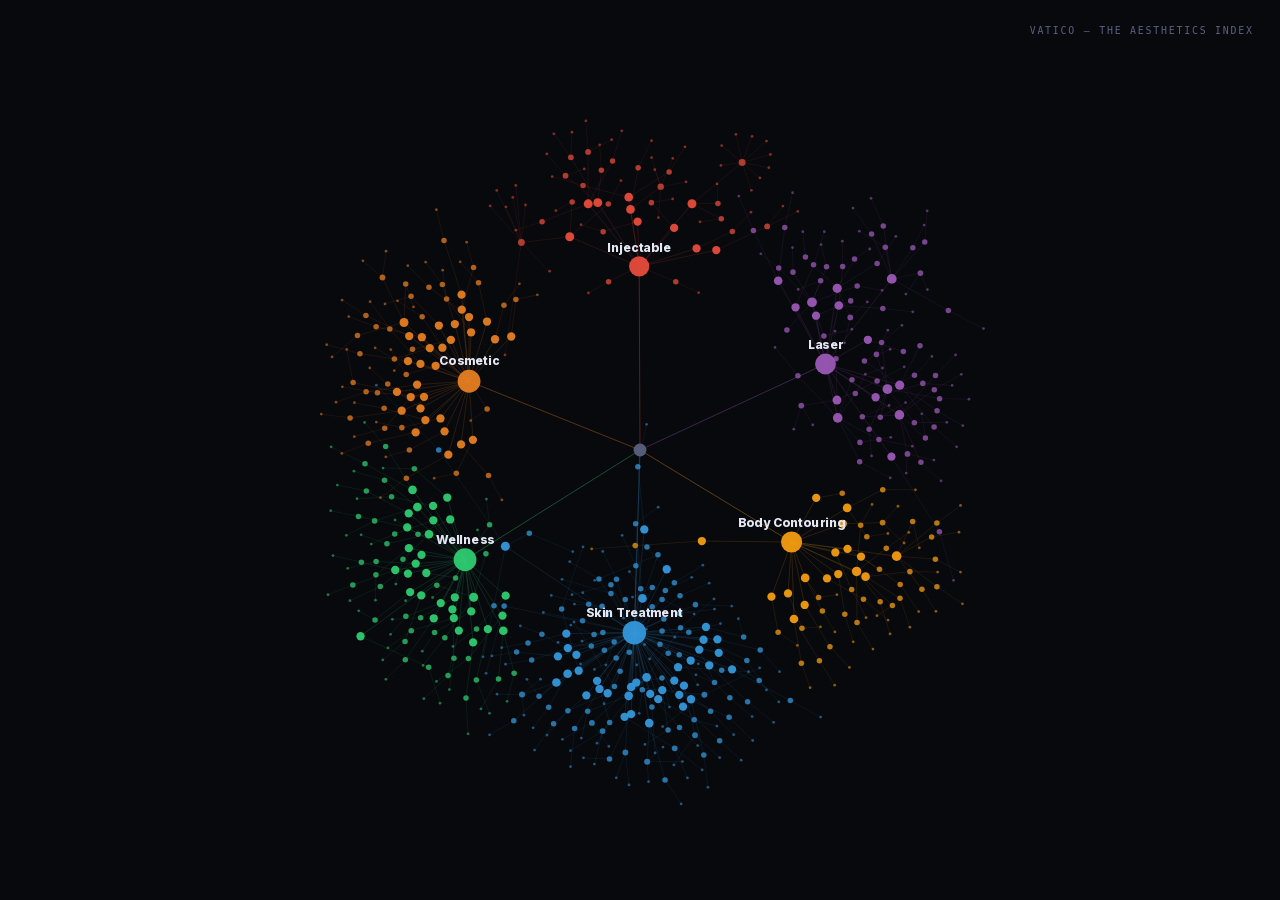
<file: reel.html>
<!DOCTYPE html>
<html lang="en">
<head>
<meta charset="utf-8">
<meta name="viewport" content="width=device-width, initial-scale=1">
<title>Vatico — Brand Ontology Reel (Standalone)</title>

<meta name="robots" content="noindex,nofollow">
<meta name="theme-color" content="#08090d">

<link rel="preload" as="font" href="fonts/InterVariable.ttf" type="font/ttf" crossorigin>
<link rel="stylesheet" href="colors_and_type.css?v=2">
<link rel="stylesheet" href="visuals/visuals.css?v=10">

<style>
  /* ============================================================
     Standalone widescreen reel. Full-bleed canvas, no chrome,
     no scroll. The reel adapts to the viewport's aspect ratio
     so a 16:9 monitor renders at 16:9, a 21:9 ultra-wide at 21:9.
     The world (1024x900) is more square than 16:9, so the camera
     fits to height with horizontal slack — the wide pose centers
     the world and chain frames zoom into product chains as usual.
     ============================================================ */
  html, body {
    margin: 0;
    padding: 0;
    background: #08090d;
    color: #e4e8f4;
    font-family: 'Inter', system-ui, sans-serif;
    overflow: hidden;
    height: 100%;
  }
  .reel-stage {
    position: fixed;
    inset: 0;
    background: #08090d;
  }
  #ontology-canvas {
    position: absolute;
    inset: 0;
    width: 100%;
    height: 100%;
    display: block;
    touch-action: auto;
  }
  /* Override .viz-overlay-bl positioning to use viewport-relative
     placement (the standalone has no .viz-frame parent). The card
     CSS classes (.onto-info-name, .onto-info-meta, .onto-info-trail)
     come from visuals.css so the look matches the embedded version. */
  #ontology-label {
    position: fixed;
    bottom: 1.75rem;
    left: 1.75rem;
    pointer-events: none;
    max-width: 32rem;
    z-index: 10;
    opacity: 0;
  }

  /* Tiny watermark in the top-right so the standalone reads as
     "Vatico" at a glance when shared as a screen recording. */
  .reel-mark {
    position: fixed;
    top: 1.5rem;
    right: 1.75rem;
    font-family: 'JetBrains Mono', ui-monospace, monospace;
    font-size: 0.66rem;
    letter-spacing: 0.18em;
    text-transform: uppercase;
    color: #5a6180;
    z-index: 10;
    pointer-events: none;
  }

  /* Reduced-motion users get the static wide composition. The
     watermark stays visible. */
  @media (prefers-reduced-motion: reduce) {
    .reel-mark { color: #8892b0; }
  }
</style>
</head>
<body>

<div class="reel-stage">
  <canvas id="ontology-canvas" data-reel
          aria-label="Vatico aesthetics ontology reel — six verticals, manufacturers, brands, products"></canvas>
  <div id="ontology-label"></div>
  <div class="reel-mark">Vatico — The Aesthetics Index</div>
</div>

<script src="visuals/visual-03-ontology.js?v=17"></script>

</body>
</html>
</file>
<file: colors_and_type.css>
/* ============================================================
   Vatico Design System — Core Tokens
   Dark-surface, data-dense, bright-blue primary accent.
   ============================================================ */

/* ---------- Inter (brand) — variable + static fallbacks ---------- */
@font-face {
  font-family: "Inter";
  font-style: normal;
  font-weight: 100 900;
  font-display: swap;
  src: url("fonts/InterVariable.ttf") format("truetype-variations"),
       url("fonts/InterVariable.ttf") format("truetype");
}
@font-face {
  font-family: "Inter";
  font-style: italic;
  font-weight: 100 900;
  font-display: swap;
  src: url("fonts/InterVariable-Italic.ttf") format("truetype-variations"),
       url("fonts/InterVariable-Italic.ttf") format("truetype");
}
/* No static-weight fallbacks. Variable Inter (above) covers the entire
   100..900 range in one file. The browsers that don't support variable
   fonts (<2% global, mostly IE11 holdouts) fall through to the system
   stack defined on `body` in site.css. */

/* ---------- Helvetica Neue LT Std + Arial @font-face declarations
   removed: the underlying .otf / .ttf files were never bundled into
   fonts/, so these blocks were silent 404s on every first paint.
   Any CSS that names "Helvetica Neue", Helvetica, or Arial falls
   through to the system-installed font of that name. ---------- */

:root {
  /* ---------- Backgrounds & Surfaces ---------- */
  --bg:        #08090d;   /* Page background — near-black */
  --surface:   #0d0f15;   /* Footer / image-area well */
  --card:      #12151c;   /* Standard card surface */
  --card-2:    #0b0e1a;   /* Hero gradient midstop */
  --ink:       #000000;   /* Pure black for reversed artwork plates */

  /* ---------- Borders ---------- */
  --border:    #1c2032;   /* Default hairline border */
  --border-2:  #252b3b;   /* Stronger separator / lifted border */

  /* ---------- Text ---------- */
  --text:      #e4e8f4;   /* Primary foreground (near-white, cool) */
  --muted:     #7179a8;   /* Eyebrow / label text. Bumped from #5a6180
                              (3.1:1 contrast against --bg, fails WCAG AA)
                              to #7179a8 (~4.6:1, passes AA for small text). */
  --muted-2:   #8892b0;   /* Body-copy secondary */

  /* ---------- Accents ---------- */
  --blue:      #3B82F6;   /* PRIMARY — links, buttons, focus */
  --green:     #10B981;   /* Positive / Confirmed */
  --amber:     #F59E0B;   /* Opportunity / Warning sample */
  --purple:    #A855F7;   /* Long-range / TAM / Market context */
  --slate:     #64748B;   /* Neutral / No signal */
  --cyan:      #00A3E0;   /* Alt accent (gradient) */

  /* ---------- Tints (8% alpha pills / code chips) ---------- */
  --blue-t:    rgba(59,130,246,0.08);
  --green-t:   rgba(16,185,129,0.10);
  --amber-t:   rgba(245,158,11,0.08);
  --purple-t:  rgba(168,85,247,0.10);

  /* ---------- Gradients ---------- */
  --grad-hero: linear-gradient(100deg, #10B981 0%, #3B82F6 50%, #A855F7 100%);
  --grad-alt:  linear-gradient(100deg, #00A3E0 0%, #3B82F6 50%, #A855F7 100%);
  --grad-bg:   linear-gradient(160deg, #08090d 0%, #0b0e1a 55%, #08090d 100%);

  /* ---------- Radii ---------- */
  --r-sm: 5px;    /* code chip / inline pill */
  --r-md: 8px;    /* small overlays */
  --r-lg: 12px;   /* small swatches */
  --r-xl: 14px;   /* small cards */
  --r-2xl: 18px;  /* standard cards */
  --r-pill: 100px;

  /* ---------- Spacing (structural) ---------- */
  --sec-py: 72px;    /* .sec — section vertical rhythm */
  --wrap-px: 40px;   /* .wrap — horizontal content gutter */
  --sh-mb: 40px;     /* .sh  — section-header → content */

  /* ---------- Spacing (inline utilities) ---------- */
  --mt4: 4px; --mt8: 8px; --mt12: 12px; --mt16: 16px; --mt24: 24px;
  --mb8: 8px; --mb16: 16px;

  /* ---------- Layout ---------- */
  --maxw: 1240px;
  --bp-tablet: 900px;
  --bp-mobile: 700px;

  /* ---------- Chart defaults ---------- */
  --chart-text: #8892b0;
  --chart-grid: rgba(255,255,255,0.055);

  /* ============================================================
     TYPE — base stack & smoothing
     ============================================================ */
  --font-sans:     "Inter", "Helvetica Neue LT Std", "Helvetica Neue", Helvetica, Arial, sans-serif;
  --font-sans-alt: "Helvetica Neue LT Std", "Helvetica Neue", Helvetica, Arial, sans-serif;
  --font-display-outline: "Helvetica Neue LT Std Outline", "Helvetica Neue LT Std", sans-serif;
  --font-mono:     "Cascadia Code", "Consolas", ui-monospace, Menlo, monospace;

  --fs-base: 15px;
  --lh-base: 1.6;

  /* Semantic type ramp */
  --fs-display:  clamp(3.2rem, 7vw, 6rem);     /* 96px cap */
  --lh-display:  0.92;
  --tr-display:  -0.04em;

  --fs-title:    clamp(1.6rem, 3.5vw, 2.4rem); /* 38.4 cap */
  --lh-title:    1.1;
  --tr-title:    -0.03em;

  --fs-heading:  clamp(1.08rem, 2vw, 1.35rem); /* 21.6 cap */
  --lh-heading:  1.6;
  --tr-heading:  -0.01em;

  --fs-label:    0.65rem;
  --tr-label:    0.15em;

  --fs-num-lg:   clamp(2.2rem, 4vw, 3.6rem);   /* hero stats */
  --fs-num-md:   clamp(1.5rem, 3vw, 2.1rem);   /* section stats */

  --fs-body:     1rem;
  --lh-body:     1.7;

  --fs-callout:  1.1rem;
  --lh-callout:  1.58;

  --fs-code:     11.5px;
}

/* ============================================================
   Base
   ============================================================ */
html, body {
  background: var(--bg);
  color: var(--text);
  font-family: var(--font-sans);
  font-size: var(--fs-base);
  line-height: var(--lh-base);
  -webkit-font-smoothing: antialiased;
  -moz-osx-font-smoothing: grayscale;
  text-rendering: optimizeLegibility;
  margin: 0;
}

/* ============================================================
   Semantic type classes
   ============================================================ */
.t-display {
  font-size: var(--fs-display);
  font-weight: 900;
  line-height: var(--lh-display);
  letter-spacing: var(--tr-display);
  color: var(--text);
}
.t-title {
  font-size: var(--fs-title);
  font-weight: 800;
  line-height: var(--lh-title);
  letter-spacing: var(--tr-title);
  color: var(--text);
}
.t-heading {
  font-size: var(--fs-heading);
  font-weight: 700;
  line-height: var(--lh-heading);
  letter-spacing: var(--tr-heading);
  color: var(--text);
}
.t-label, .eyebrow {
  font-size: var(--fs-label);
  font-weight: 800;
  letter-spacing: var(--tr-label);
  text-transform: uppercase;
  color: var(--muted);
}
.t-num-lg { font-size: var(--fs-num-lg); font-weight: 900; letter-spacing: -0.04em; color: var(--text); line-height: 1; }
.t-num-md { font-size: var(--fs-num-md); font-weight: 800; letter-spacing: -0.03em; color: var(--text); line-height: 1; }
.t-body {
  font-size: var(--fs-body);
  line-height: var(--lh-body);
  color: var(--muted-2);
}
.t-callout {
  font-size: var(--fs-callout);
  font-weight: 600;
  line-height: var(--lh-callout);
  color: var(--text);
}
.t-gradient {
  background: var(--grad-hero);
  -webkit-background-clip: text;
          background-clip: text;
  -webkit-text-fill-color: transparent;
  color: transparent;
}

code, .code, .t-code {
  font-family: var(--font-mono);
  font-size: var(--fs-code);
  color: var(--blue);
  background: var(--blue-t);
  padding: 2px 7px;
  border-radius: var(--r-sm);
  line-height: 1.7;
}

/* ============================================================
   Cards
   ============================================================ */
.card {
  background: var(--card);
  border: 1px solid var(--border);
  border-radius: var(--r-2xl);
  padding: 28px;
}
.scard {
  background: var(--card);
  border: 1px solid var(--border);
  border-radius: var(--r-xl);
  padding: 24px;
  display: flex;
  flex-direction: column;
  gap: 8px;
}
.spot-card {
  background: var(--card);
  border: 1px solid var(--border);
  border-radius: var(--r-2xl);
  overflow: hidden;
}
.spot-card > .image { background: var(--surface); height: 120px; }
.spot-card > .body  { padding: 24px; }

/* Accent-top-border card variant */
.card-accent {
  background: var(--card);
  border: 1px solid var(--border);
  border-top: 2px solid var(--blue);
  border-radius: var(--r-xl);
  padding: 22px 24px;
}
.card-accent.green  { border-top-color: var(--green); }
.card-accent.amber  { border-top-color: var(--amber); }
.card-accent.purple { border-top-color: var(--purple); }

/* ============================================================
   Pills, tags, badges
   ============================================================ */
.pill {
  display: inline-flex;
  align-items: center;
  gap: 6px;
  padding: 6px 12px;
  border-radius: var(--r-pill);
  font-size: 12px;
  font-weight: 700;
  background: var(--blue-t);
  color: var(--blue);
  border: 1px solid rgba(59,130,246,0.2);
}
.pill.green  { background: var(--green-t);  color: var(--green);  border-color: rgba(16,185,129,0.25); }
.pill.amber  { background: var(--amber-t);  color: var(--amber);  border-color: rgba(245,158,11,0.25); }
.pill.purple { background: var(--purple-t); color: var(--purple); border-color: rgba(168,85,247,0.25); }

.tag {
  display: inline-flex;
  padding: 4px 10px;
  border-radius: 6px;
  font-size: 11.5px;
  font-weight: 700;
  letter-spacing: 0.02em;
  background: var(--card);
  color: var(--muted-2);
  border: 1px solid var(--border-2);
}
.tag.confirmed  { color: var(--green);  border-color: rgba(16,185,129,0.3); }
.tag.opportunity { color: var(--amber); border-color: rgba(245,158,11,0.3); }

.sample-badge {
  display: inline-flex;
  padding: 7px 14px;
  border-radius: var(--r-pill);
  background: var(--amber-t);
  color: var(--amber);
  border: 1px solid rgba(245,158,11,0.2);
  font-size: 9.9px;
  font-weight: 700;
  letter-spacing: 0.1em;
  text-transform: uppercase;
}

/* ============================================================
   Insight callouts (vertical accent rule)
   ============================================================ */
.insight {
  background: var(--card);
  border: 1px solid var(--border);
  border-left: 3px solid var(--blue);
  border-radius: var(--r-xl);
  padding: 20px 24px;
}
.insight.green  { border-left-color: var(--green);  }
.insight.amber  { border-left-color: var(--amber);  }
.insight.purple { border-left-color: var(--purple); }
.insight > .eyebrow { display:block; margin-bottom: 6px; }
.insight > .body    { color: var(--muted-2); font-size: 14px; line-height: 1.6; }

/* ============================================================
   Buttons
   ============================================================ */
.btn {
  display: inline-flex;
  align-items: center;
  gap: 8px;
  padding: 10px 18px;
  border-radius: 10px;
  font-family: var(--font-sans);
  font-weight: 700;
  font-size: 13px;
  letter-spacing: 0.01em;
  border: 1px solid transparent;
  cursor: pointer;
  transition: background 160ms ease, border-color 160ms ease, color 160ms ease, transform 80ms ease;
}
.btn-primary   { background: var(--blue); color: #fff; }
.btn-primary:hover   { background: #5096ff; }
.btn-primary:active  { transform: translateY(1px); background: #2f6fd8; }

.btn-secondary { background: transparent; color: var(--text); border-color: var(--border-2); }
.btn-secondary:hover { border-color: var(--muted-2); color: #fff; }

.btn-ghost    { background: transparent; color: var(--muted-2); }
.btn-ghost:hover { color: var(--text); }

/* ============================================================
   Tables (.tbl / .tbl-wrap)
   ============================================================ */
.tbl-wrap { overflow-x: auto; border-radius: var(--r-2xl); border: 1px solid var(--border); background: var(--card); }
.tbl { width: 100%; border-collapse: collapse; font-size: 14px; }
.tbl thead th {
  text-align: left;
  padding: 14px 20px;
  font-size: 10.4px;
  font-weight: 700;
  letter-spacing: 0.15em;
  text-transform: uppercase;
  color: var(--muted);
  border-bottom: 1px solid var(--border);
  background: var(--card);
}
.tbl tbody td {
  padding: 16px 20px;
  color: var(--muted-2);
  border-bottom: 1px solid var(--border);
}
.tbl tbody tr:last-child td { border-bottom: none; }
.tbl tbody tr:hover { background: rgba(59,130,246,0.03); }
.tbl tbody td.strong { color: var(--text); font-weight: 600; }

/* ============================================================
   Layout utilities
   ============================================================ */
.wrap { max-width: var(--maxw); margin: 0 auto; padding: 0 var(--wrap-px); }
.sec  { padding: var(--sec-py) var(--wrap-px); }
.sh   { margin-bottom: var(--sh-mb); }

.g2 { display: grid; grid-template-columns: repeat(2,1fr); gap: 20px; }
.g3 { display: grid; grid-template-columns: repeat(3,1fr); gap: 20px; }
.g4 { display: grid; grid-template-columns: repeat(4,1fr); gap: 16px; }
.spot-grid   { display: grid; grid-template-columns: repeat(auto-fill, minmax(340px, 1fr)); gap: 20px; }
.gallery-grid { columns: 3; column-gap: 16px; }
@media (max-width: 1024px) {
  .g3, .g4, .g2 { grid-template-columns: 1fr 1fr; }
  .gallery-grid { columns: 2; }
}
@media (max-width: 768px) {
  .g2, .g3, .g4 { grid-template-columns: 1fr; }
  .gallery-grid { columns: 1; }
}

/* Margin utilities */
.mt4{margin-top:4px}.mt8{margin-top:8px}.mt12{margin-top:12px}.mt16{margin-top:16px}.mt24{margin-top:24px}
.mb8{margin-bottom:8px}.mb16{margin-bottom:16px}

/* Chart wrappers */
.chart-wrap      { position: relative; height: 320px; }
.chart-wrap-tall { position: relative; height: 520px; }
</file>
<file: site.css>
/* ============================================================
   Vatico — Public Website
   Type-led. The mark and the dot field carry the identity.
   Everything else is type and white space.
   ============================================================ */

* { box-sizing: border-box; }
html {
  scroll-behavior: smooth;
  scroll-padding-top: 80px;
}
body {
  background: var(--bg);
  color: var(--text);
  overflow-x: hidden;
  font-feature-settings: "ss01", "cv11";
}

::-webkit-scrollbar { width: 8px; height: 8px; }
::-webkit-scrollbar-track { background: var(--bg); }
::-webkit-scrollbar-thumb { background: var(--border-2); border-radius: 4px; }
::-webkit-scrollbar-thumb:hover { background: var(--muted); }
::selection { background: rgba(59,130,246,0.35); color: #fff; }

/* ============================================================
   Tokens — local
   ============================================================ */
:root {
  --maxw-wide: 1280px;
  --maxw-read: 780px;   /* reading width */
  --maxw-narrow: 640px;
  --gutter: 48px;
  --rail-w: 96px;
}
@media (max-width: 1024px) {
  :root { --gutter: 28px; --rail-w: 0px; }
}

/* ============================================================
   Utilities — ink
   ============================================================ */
.ink-blue   { color: var(--blue); }
.ink-purple { color: var(--purple); }
.ink-green  { color: var(--green); }
.ink-strike { color: var(--muted); text-decoration: line-through; text-decoration-color: rgba(136,146,176,0.45); text-decoration-thickness: 1px; }
.gradient-ink {
  background: var(--grad-hero);
  background-size: 200% 100%;
  -webkit-background-clip: text;
  background-clip: text;
  -webkit-text-fill-color: transparent;
  color: transparent;
  animation: gradShift 16s ease-in-out infinite;
}
@keyframes gradShift {
  0%, 100% { background-position: 0% 50%; }
  50%      { background-position: 100% 50%; }
}

/* ============================================================
   Scroll rail (top)
   ============================================================ */
.scroll-rail {
  position: fixed;
  top: 0; left: 0; right: 0;
  height: 1px;
  z-index: 200;
  pointer-events: none;
}
.scroll-rail::after {
  content: "";
  position: absolute;
  top: 0; left: 0; bottom: 0;
  width: var(--progress, 0%);
  background: linear-gradient(90deg, transparent 0%, var(--blue) 40%, var(--purple) 100%);
  transition: width 80ms linear;
}

/* ============================================================
   Left rail — running section index marker
   ============================================================ */
.rail {
  position: fixed;
  top: 0; bottom: 0; left: 0;
  width: var(--rail-w);
  z-index: 90;
  pointer-events: none;
  display: flex;
  align-items: center;
  justify-content: center;
}
.rail-mark {
  writing-mode: vertical-rl;
  transform: rotate(180deg);
  font-family: var(--font-mono);
  font-size: 10px;
  font-weight: 700;
  letter-spacing: 0.35em;
  text-transform: uppercase;
  color: var(--muted);
  opacity: 0.55;
  transition: opacity 300ms ease, color 300ms ease;
  user-select: none;
  white-space: nowrap;
}
.rail-mark::before {
  content: attr(data-label);
  display: inline-block;
}
.rail-mark::after {
  content: "";
  display: block;
  width: 1px;
  height: 42px;
  background: var(--border-2);
  margin: 20px auto 0;
}
@media (max-width: 1024px) { .rail { display: none; } }

/* ============================================================
   Top nav
   ============================================================ */
.nav {
  position: fixed;
  top: 0; left: 0; right: 0;
  z-index: 100;
  padding: 22px var(--gutter);
  display: flex;
  justify-content: space-between;
  align-items: center;
  background: linear-gradient(180deg, rgba(8,9,13,0.92) 0%, rgba(8,9,13,0.55) 60%, rgba(8,9,13,0) 100%);
  backdrop-filter: blur(6px);
  -webkit-backdrop-filter: blur(6px);
}
.nav-logo img { height: 20px; display: block; }
.nav-right {
  display: flex;
  align-items: center;
  gap: 28px;
  font-size: 12.5px;
  font-weight: 500;
  color: var(--muted-2);
}
.nav-right .status {
  display: inline-flex;
  align-items: center;
  gap: 8px;
  color: var(--muted);
  font-family: var(--font-mono);
  font-size: 10px;
  font-weight: 700;
  letter-spacing: 0.18em;
  text-transform: uppercase;
}
.nav-right .status .pulse {
  width: 6px; height: 6px;
  border-radius: 50%;
  background: var(--green);
  box-shadow: 0 0 0 0 rgba(16,185,129,0.6);
  animation: pulseDot 2.4s ease-out infinite;
}
@keyframes pulseDot {
  0%   { box-shadow: 0 0 0 0 rgba(16,185,129,0.6); }
  70%  { box-shadow: 0 0 0 7px rgba(16,185,129,0); }
  100% { box-shadow: 0 0 0 0 rgba(16,185,129,0); }
}
.nav-email {
  font-family: var(--font-mono);
  font-size: 12px;
  color: var(--text);
  text-decoration: none;
  letter-spacing: -0.01em;
  padding-bottom: 2px;
  border-bottom: 1px solid var(--border-2);
  transition: border-color 220ms ease, color 220ms ease;
}
.nav-email:hover { border-color: var(--blue); color: var(--blue); }
@media (max-width: 768px) {
  .nav-right .status { display: none; }
}

/* ============================================================
   HERO
   The tagline IS the hero.
   ============================================================ */
.hero {
  position: relative;
  min-height: 100vh;
  display: flex;
  flex-direction: column;
  justify-content: center;
  overflow: hidden;
  padding: 140px var(--gutter) 60px;
  background: var(--bg);
}
.hero-canvas {
  position: absolute; inset: 0;
  z-index: 0;
  opacity: 0.55;
  background: var(--bg);
}
.hero-glow {
  position: absolute; inset: 0; pointer-events: none;
  background:
    radial-gradient(ellipse 60% 45% at 18% 30%, rgba(59,130,246,0.07) 0%, rgba(59,130,246,0) 60%),
    radial-gradient(ellipse 50% 45% at 88% 75%, rgba(168,85,247,0.04) 0%, rgba(168,85,247,0) 65%);
  z-index: 1;
}

.hero-inner {
  position: relative;
  z-index: 2;
  max-width: var(--maxw-wide);
  width: 100%;
  margin: 0 auto;
}
.hero-marks {
  margin-bottom: 64px;
  opacity: 0;
  animation: fadeUp 900ms 100ms ease forwards;
}
.hero-mark-row {
  display: flex;
  align-items: center;
  gap: 20px;
  flex-wrap: wrap;
}
.hero-wordmark {
  font-family: var(--font-sans);
  font-weight: 900;
  font-size: 20px;
  letter-spacing: -0.04em;
  color: var(--text);
}
.hero-pill {
  display: inline-flex;
  align-items: center;
  gap: 8px;
  padding: 6px 12px;
  border: 1px solid var(--border-2);
  background: rgba(18,21,28,0.6);
  border-radius: 100px;
  font-family: var(--font-mono);
  font-size: 10px;
  font-weight: 700;
  letter-spacing: 0.15em;
  text-transform: uppercase;
  color: var(--muted-2);
}
.hero-pill .pulse {
  width: 6px; height: 6px; border-radius: 50%;
  background: var(--green);
  animation: pulseDot 2.4s ease-out infinite;
}

.hero-tagline {
  font-family: var(--font-sans);
  font-weight: 900;
  font-size: clamp(3.6rem, 9vw, 9rem);
  line-height: 1;
  letter-spacing: -0.045em;
  color: var(--text);
  margin: 0;
  max-width: 18ch;
}
.hero-tagline .line {
  display: block;
  /* Trim the leading slug so spacing is measured cap-top to baseline.
     Per-line margin-top below carries the rhythm and clears descenders
     and trailing punctuation explicitly. */
  text-box: trim-both cap alphabetic;
  -webkit-text-box-trim: both;
  -webkit-text-box-edge: cap alphabetic;
  margin: 0;
  opacity: 0;
  transform: translateY(34px);
  animation: wordRise 1100ms cubic-bezier(0.2, 0.8, 0.2, 1) forwards;
}
.hero-tagline .line:nth-child(1) {
  animation-delay: 200ms;
}
.hero-tagline .line:nth-child(2) {
  animation-delay: 340ms;
  color: var(--muted-2);
  font-weight: 800;
  /* clears y descender + comma on "Clarity," */
  margin-top: 0.24em;
}
.hero-tagline .line:nth-child(3) {
  animation-delay: 480ms;
  /* clears y descender on "for an industry" */
  margin-top: 0.18em;
}
.hero-tagline .line:nth-child(4) {
  animation-delay: 580ms;
  /* no descender above; sits tight to "built on" */
  margin-top: 0.02em;
}
@keyframes wordRise {
  from { opacity: 0; transform: translateY(34px); }
  to   { opacity: 1; transform: translateY(0); }
}
@keyframes fadeUp {
  from { opacity: 0; transform: translateY(14px); }
  to   { opacity: 1; transform: translateY(0); }
}

.hero-defn {
  margin: 72px 0 0 0;
  font-size: clamp(1.25rem, 2.2vw, 1.7rem);
  line-height: 1.3;
  font-weight: 500;
  color: var(--text);
  max-width: 28ch;
  letter-spacing: -0.015em;
  opacity: 0;
  animation: fadeUp 900ms 900ms ease forwards;
}
.hero-outcome {
  margin: 28px 0 0 0;
  font-size: 15px;
  line-height: 1.6;
  font-weight: 500;
  color: var(--muted-2);
  letter-spacing: -0.005em;
  max-width: 52ch;
  opacity: 0;
  animation: fadeUp 900ms 1100ms ease forwards;
}
.hero-outcome em {
  font-style: italic;
  color: var(--text);
  font-weight: 500;
}

.hero-foot {
  position: relative;
  z-index: 2;
  max-width: var(--maxw-wide);
  width: 100%;
  margin: 0 auto;
  padding-top: 80px;
  display: flex;
  justify-content: space-between;
  align-items: center;
  gap: 24px;
  opacity: 0;
  animation: fadeUp 900ms 1300ms ease forwards;
  font-family: var(--font-mono);
  font-size: 10px;
  font-weight: 700;
  letter-spacing: 0.22em;
  text-transform: uppercase;
  color: var(--muted);
}
.hero-foot-l,
.hero-foot-r {
  display: inline-flex;
  align-items: center;
  gap: 12px;
}
.hero-foot-r {
  text-decoration: none;
  color: var(--muted);
  padding: 8px 0;
  transition: color 220ms ease;
}
.hero-foot-r:hover { color: var(--text); }
.hero-foot-r:hover .hf-next-num { color: var(--blue); }
.hero-foot-r:hover .hf-arrow { transform: translateY(3px); }
.hf-num,
.hf-next-num {
  color: var(--text);
  letter-spacing: 0.08em;
  transition: color 220ms ease;
}
.hf-sep {
  width: 28px;
  height: 1px;
  background: var(--border-2);
  display: inline-block;
}
.hf-lead,
.hf-label,
.hf-next-label {
  color: var(--muted);
}
.hf-arrow {
  margin-left: 6px;
  font-weight: 500;
  font-size: 11px;
  color: var(--muted-2);
  transition: transform 600ms cubic-bezier(0.2, 0.8, 0.2, 1);
  animation: bounceDown 2.2s ease-in-out infinite;
}
@keyframes bounceDown {
  0%, 100% { transform: translateY(0); }
  50%      { transform: translateY(4px); }
}
@media (max-width: 768px) {
  .hero-foot { flex-direction: column; align-items: flex-start; gap: 16px; padding-top: 56px; }
  .hf-next-label { display: none; }
  .hero-defn { font-size: 1.1rem; }
}

/* ============================================================
   Section — shared
   ============================================================ */
.section {
  position: relative;
  padding: 160px var(--gutter);
  max-width: var(--maxw-wide);
  margin: 0 auto;
}
@media (max-width: 1024px) { .section { padding: 110px var(--gutter); } }

.sec-head {
  margin-bottom: 72px;
}
.eyebrow {
  display: inline-flex;
  align-items: center;
  gap: 10px;
  font-family: var(--font-mono);
  font-size: 10px;
  font-weight: 700;
  letter-spacing: 0.22em;
  text-transform: uppercase;
  color: var(--muted);
  margin-bottom: 32px;
}
.eyebrow-num {
  font-family: var(--font-mono);
  font-size: 10px;
  font-weight: 700;
  color: var(--blue);
  padding: 3px 7px;
  background: var(--blue-t);
  border-radius: 4px;
  letter-spacing: 0.1em;
}
.sec-h2 {
  font-family: var(--font-sans);
  font-size: clamp(2rem, 4.5vw, 3.4rem);
  font-weight: 800;
  line-height: 1.04;
  letter-spacing: -0.035em;
  color: var(--text);
  margin: 0;
  max-width: 22ch;
  text-wrap: balance;
}

/* ============================================================
   01 — THE ASSET (Index wordmark moment)
   ============================================================ */
.sec-asset { padding-top: 200px; }
.asset-wordmark {
  font-family: var(--font-sans);
  font-weight: 900;
  line-height: 0.88;
  letter-spacing: -0.06em;
  color: var(--text);
  margin: 0 0 96px 0;
  user-select: none;
}
.asset-line-1 {
  font-size: clamp(2.4rem, 5vw, 4rem);
  font-weight: 300;
  font-style: italic;
  letter-spacing: -0.025em;
  color: var(--muted);
  margin-bottom: 8px;
}
.asset-line-2 {
  font-size: clamp(4rem, 13vw, 13rem);
  letter-spacing: -0.055em;
  background: linear-gradient(100deg, #e4e8f4 0%, #e4e8f4 35%, #3B82F6 65%, #A855F7 100%);
  background-size: 200% 100%;
  -webkit-background-clip: text;
  background-clip: text;
  -webkit-text-fill-color: transparent;
  color: transparent;
  animation: gradShift 18s ease-in-out infinite;
  display: block;
}
.asset-line-3 {
  font-size: clamp(4rem, 13vw, 13rem);
  letter-spacing: -0.055em;
  color: var(--text);
  display: block;
}

.asset-body-grid {
  display: grid;
  grid-template-columns: 1.25fr 1fr;
  gap: 80px;
  align-items: start;
  margin-bottom: 96px;
}
@media (max-width: 1024px) {
  .asset-body-grid { grid-template-columns: 1fr; gap: 48px; }
}
.asset-body p {
  font-size: clamp(1.05rem, 1.5vw, 1.2rem);
  line-height: 1.65;
  color: var(--text);
  margin: 0 0 28px 0;
  max-width: 54ch;
  font-weight: 400;
  text-wrap: pretty;
}
.asset-body p:last-child { margin-bottom: 0; color: var(--muted-2); }

.asset-meta {
  border-left: 1px solid var(--border-2);
  padding: 4px 0 4px 32px;
}
.asset-meta-row {
  display: grid;
  grid-template-columns: 130px 1fr;
  gap: 16px;
  padding: 14px 0;
  border-bottom: 1px solid var(--border);
  align-items: baseline;
}
.asset-meta-row:last-child { border-bottom: none; }
.asset-meta-label {
  font-family: var(--font-mono);
  font-size: 10px;
  font-weight: 700;
  letter-spacing: 0.18em;
  text-transform: uppercase;
  color: var(--muted);
}
.asset-meta-val {
  font-size: 13.5px;
  line-height: 1.5;
  color: var(--text);
  font-weight: 500;
  letter-spacing: -0.005em;
}

.asset-close {
  position: relative;
  padding-top: 48px;
  max-width: 980px;
}
.asset-close-rule {
  height: 1px;
  width: 72px;
  background: var(--blue);
  margin-bottom: 40px;
}
.asset-close-body {
  font-size: clamp(1.3rem, 2.4vw, 1.9rem);
  line-height: 1.35;
  color: var(--text);
  font-weight: 400;
  letter-spacing: -0.022em;
  margin: 0;
  text-wrap: balance;
}
.asset-close-body em {
  font-style: italic;
  font-weight: 600;
}

/* ============================================================
   02 — THE ALTERNATIVE
   ============================================================ */
.sec-alt { padding-top: 200px; padding-bottom: 200px; }
.alt-stack {
  margin: 0 0 72px 0;
  display: flex;
  flex-direction: column;
  gap: 8px;
}
.alt-fragment {
  font-family: var(--font-sans);
  font-size: clamp(2.4rem, 6vw, 4.8rem);
  font-weight: 900;
  line-height: 1.02;
  letter-spacing: -0.045em;
  color: var(--text);
  margin: 0;
}
.alt-fragment:nth-child(1) { color: var(--text); }
.alt-fragment:nth-child(2) { color: var(--muted-2); }
.alt-fragment:nth-child(3) { color: var(--muted); }

.alt-body-wrap {
  margin-bottom: 96px;
  max-width: var(--maxw-read);
}
.alt-body {
  font-size: clamp(1.1rem, 1.6vw, 1.3rem);
  line-height: 1.6;
  color: var(--text);
  font-weight: 400;
  margin: 0;
  text-wrap: pretty;
}

.alt-close {
  border-top: 1px solid var(--border-2);
  padding-top: 48px;
  max-width: 1100px;
}
.alt-close-row {
  font-family: var(--font-mono);
  font-size: 11px;
  font-weight: 700;
  letter-spacing: 0.22em;
  text-transform: uppercase;
  color: var(--muted);
  margin-bottom: 32px;
}
.alt-close-row.big {
  font-family: var(--font-sans);
  font-size: clamp(1.6rem, 3vw, 2.4rem);
  font-weight: 600;
  letter-spacing: -0.025em;
  text-transform: none;
  color: var(--text);
  line-height: 1.3;
  margin-bottom: 0;
  display: flex;
  flex-wrap: wrap;
  align-items: baseline;
  gap: 14px;
  text-wrap: balance;
}
.alt-close-strike {
  display: inline-block;
}
.alt-arrow {
  color: var(--blue);
  font-weight: 700;
  font-size: 0.9em;
  padding: 0 4px;
}
.alt-coda {
  font-style: italic;
  color: var(--muted-2);
  font-weight: 500;
  display: block;
  width: 100%;
  font-size: 0.9em;
  margin-top: 8px;
}

/* ============================================================
   03 — IN THE INDEX (catalog)
   ============================================================ */
.catalog-grid {
  display: grid;
  grid-template-columns: 1fr 1fr;
  column-gap: 80px;
  row-gap: 72px;
  max-width: 1180px;
}
@media (max-width: 1024px) {
  .catalog-grid { grid-template-columns: 1fr; row-gap: 56px; column-gap: 0; }
}
.entry {
  position: relative;
}
.entry-head {
  display: flex;
  align-items: baseline;
  gap: 16px;
  margin-bottom: 16px;
}
.entry-num {
  font-family: var(--font-mono);
  font-size: 11px;
  font-weight: 700;
  letter-spacing: 0.15em;
  color: var(--blue);
  text-transform: uppercase;
  padding-top: 4px;
}
.entry-title {
  font-family: var(--font-sans);
  font-size: clamp(1.35rem, 2vw, 1.6rem);
  font-weight: 700;
  line-height: 1.2;
  letter-spacing: -0.02em;
  color: var(--text);
  margin: 0;
}
.entry-body {
  font-size: 15px;
  line-height: 1.65;
  color: var(--muted-2);
  margin: 0 0 20px 0;
  max-width: 46ch;
  text-wrap: pretty;
}
.entry-consequence {
  font-size: 15px;
  line-height: 1.5;
  color: var(--text);
  margin: 0;
  padding-left: 16px;
  border-left: 2px solid var(--blue);
  max-width: 46ch;
}
.entry-consequence em {
  font-style: italic;
  font-weight: 500;
  letter-spacing: -0.005em;
}

/* ============================================================
   04 — MONDAY MORNING (verb list)
   ============================================================ */
.actions-list {
  list-style: none;
  margin: 0;
  padding: 0;
  max-width: 1000px;
  counter-reset: action;
  border-top: 1px solid var(--border);
}
.action {
  display: block;
  padding: 40px 0 40px 0;
  border-bottom: 1px solid var(--border);
  font-family: var(--font-sans);
  font-size: clamp(1.2rem, 2.2vw, 1.75rem);
  line-height: 1.35;
  font-weight: 400;
  letter-spacing: -0.02em;
  color: var(--muted-2);
  text-wrap: pretty;
  counter-increment: action;
  position: relative;
  padding-left: 64px;
  transition: color 260ms ease;
}
.action::before {
  content: counter(action, decimal-leading-zero);
  position: absolute;
  left: 0; top: 46px;
  font-family: var(--font-mono);
  font-size: 10px;
  font-weight: 700;
  letter-spacing: 0.15em;
  color: var(--muted);
}
.action-verb {
  display: inline-block;
  font-weight: 800;
  color: var(--text);
  letter-spacing: -0.03em;
  margin-right: 4px;
}
.action:hover { color: var(--text); }
.action:hover .action-verb { color: var(--blue); }
@media (max-width: 768px) {
  .action { padding-left: 0; padding-top: 54px; }
  .action::before { top: 24px; }
}

/* ============================================================
   05 — WHO READS
   ============================================================ */
.readers-grid {
  display: grid;
  grid-template-columns: repeat(3, 1fr);
  gap: 48px;
  margin-top: 20px;
}
@media (max-width: 1024px) {
  .readers-grid { grid-template-columns: 1fr; gap: 56px; }
}
.reader {
  border-top: 1px solid var(--border-2);
  padding-top: 28px;
  max-width: 36ch;
}
.reader-name {
  font-family: var(--font-sans);
  font-size: clamp(1.4rem, 2.2vw, 1.8rem);
  font-weight: 800;
  line-height: 1.1;
  letter-spacing: -0.025em;
  color: var(--text);
  margin: 0 0 20px 0;
}
.reader-body {
  font-size: 15px;
  line-height: 1.6;
  color: var(--muted-2);
  margin: 0 0 28px 0;
}
.reader-tags {
  display: flex;
  flex-wrap: wrap;
  gap: 8px;
}
.reader-tags span {
  font-family: var(--font-mono);
  font-size: 10.5px;
  font-weight: 600;
  letter-spacing: 0.06em;
  color: var(--text);
  padding: 5px 10px;
  border-radius: 4px;
  background: var(--blue-t);
  border: 1px solid rgba(59,130,246,0.12);
  text-transform: lowercase;
}

/* ============================================================
   06 — POSTURE
   ============================================================ */
.sec-posture { padding-top: 160px; padding-bottom: 200px; }
.posture-title {
  font-family: var(--font-sans);
  font-size: clamp(2.4rem, 5.5vw, 4.4rem);
  font-weight: 900;
  line-height: 1.02;
  letter-spacing: -0.045em;
  color: var(--text);
  margin: 0 0 72px 0;
  max-width: 22ch;
  text-wrap: balance;
}
.posture-title .dim { color: var(--muted-2); font-weight: 800; }

.posture-body {
  max-width: var(--maxw-read);
}
.posture-body p {
  font-size: clamp(1.1rem, 1.7vw, 1.35rem);
  line-height: 1.55;
  color: var(--text);
  font-weight: 400;
  margin: 0 0 28px 0;
  text-wrap: pretty;
}
.posture-list {
  list-style: none;
  margin: 0 0 40px 0;
  padding: 0;
}
.posture-list li {
  font-size: clamp(1.05rem, 1.5vw, 1.2rem);
  line-height: 1.5;
  color: var(--muted-2);
  padding: 14px 0 14px 32px;
  border-bottom: 1px solid var(--border);
  position: relative;
  letter-spacing: -0.01em;
}
.posture-list li::before {
  content: "";
  position: absolute;
  left: 0; top: 24px;
  width: 16px; height: 1px;
  background: var(--blue);
}

/* ============================================================
   07 — WHY NOW / INFLECTION
   ============================================================ */
.sec-inflection { padding-top: 200px; }
.inflection-body {
  max-width: var(--maxw-read);
  margin-bottom: 96px;
}
.inflection-body p {
  font-size: clamp(1.1rem, 1.7vw, 1.35rem);
  line-height: 1.55;
  color: var(--text);
  font-weight: 400;
  margin: 0 0 28px 0;
  text-wrap: pretty;
}
.inflection-body p:first-child { color: var(--muted-2); }
.inflection-body strong { color: var(--blue); font-weight: 700; }
.inflection-punch {
  font-size: clamp(1.3rem, 2.3vw, 1.7rem) !important;
  font-weight: 600 !important;
  color: var(--text) !important;
  letter-spacing: -0.025em;
  padding-top: 12px;
  margin-top: 12px !important;
  border-top: 1px solid var(--border);
}

.inflection-close {
  max-width: 1100px;
  border-top: 1px solid var(--border-2);
  padding-top: 60px;
}
.inflection-categories {
  display: flex;
  flex-wrap: wrap;
  gap: 28px 48px;
  align-items: baseline;
  margin-bottom: 48px;
  font-family: var(--font-sans);
}
.inflection-categories .cat {
  font-size: clamp(1.4rem, 2.8vw, 2.2rem);
  font-weight: 800;
  letter-spacing: -0.03em;
  color: var(--muted);
}
.inflection-categories .cat-gap {
  color: var(--text);
  position: relative;
  display: inline-flex;
  align-items: baseline;
  gap: 12px;
}
.inflection-categories .cat-mark {
  font-family: var(--font-mono);
  font-size: 11px;
  font-weight: 700;
  letter-spacing: 0.18em;
  color: var(--blue);
  text-transform: uppercase;
  padding: 4px 8px;
  border: 1px dashed rgba(59,130,246,0.35);
  border-radius: 4px;
  align-self: center;
}
.inflection-correction {
  font-size: clamp(1.1rem, 1.8vw, 1.4rem);
  line-height: 1.6;
  color: var(--muted-2);
  margin: 0;
  font-weight: 400;
  letter-spacing: -0.01em;
  text-wrap: pretty;
}
.inflection-correction strong { font-weight: 700; }

/* ============================================================
   08 — THE DOOR
   Echo of the cover.
   ============================================================ */
.sec-door {
  position: relative;
  min-height: 85vh;
  display: flex;
  flex-direction: column;
  justify-content: center;
  overflow: hidden;
  padding-top: 180px;
  padding-bottom: 160px;
  max-width: var(--maxw-wide);
}
/* Decorative dot field + glow on §08 are hidden — they were
   bounded by .sec-door's max-width box, producing a visible
   hard edge against the body background. Type-led finale stands
   on its own. Markup left intact in case we want them back. */
.door-canvas,
.door-glow {
  display: none;
}
.door-inner {
  position: relative;
  z-index: 2;
}
.door-lead {
  font-family: var(--font-sans);
  font-size: clamp(1.8rem, 3.4vw, 2.8rem);
  font-weight: 700;
  line-height: 1.15;
  letter-spacing: -0.03em;
  color: var(--muted-2);
  margin: 24px 0 48px 0;
  max-width: 20ch;
  text-wrap: balance;
}
.door-email {
  display: inline-flex;
  align-items: baseline;
  gap: 18px;
  font-family: var(--font-sans);
  font-size: clamp(2.4rem, 6.5vw, 5.6rem);
  font-weight: 800;
  letter-spacing: -0.045em;
  line-height: 1;
  color: var(--text);
  text-decoration: none;
  position: relative;
  padding-bottom: 18px;
  border-bottom: 1px solid var(--border-2);
  transition: border-color 280ms ease, color 280ms ease;
  max-width: 100%;
}
.door-email:hover {
  border-bottom-color: var(--blue);
}
.door-email:hover .door-arrow {
  transform: translate(8px, -8px);
  color: var(--blue);
}
.door-arrow {
  font-size: 0.45em;
  color: var(--muted);
  font-weight: 400;
  transition: transform 280ms ease, color 280ms ease;
  display: inline-block;
}
.door-sig {
  margin-top: 60px;
  font-size: 15px;
  color: var(--muted-2);
  letter-spacing: -0.005em;
}
.door-sig em {
  font-style: italic;
  color: var(--text);
  font-weight: 400;
}

.door-bookend {
  position: relative;
  z-index: 2;
  margin-top: 140px;
  padding-top: 40px;
  border-top: 1px solid var(--border);
  font-family: var(--font-sans);
  font-size: clamp(1rem, 1.8vw, 1.4rem);
  font-weight: 600;
  letter-spacing: -0.02em;
  font-style: italic;
  color: var(--text);
}

/* ============================================================
   Footer — typographic close
   ============================================================ */
.site-footer {
  background: var(--surface);
  border-top: 1px solid var(--border);
  padding: 96px var(--gutter) 48px;
}
.footer-top {
  max-width: var(--maxw-wide);
  margin: 0 auto;
  display: grid;
  grid-template-columns: auto 1fr;
  gap: 80px;
  align-items: center;
  padding-bottom: 72px;
}
.footer-mark {
  display: inline-block;
  line-height: 0;
}
.footer-mark img {
  height: 28px;
  display: block;
}
.footer-signoff {
  justify-self: end;
  text-align: right;
  font-family: var(--font-sans);
  font-weight: 600;
  font-size: clamp(1.15rem, 1.8vw, 1.55rem);
  line-height: 1.15;
  letter-spacing: -0.02em;
  color: var(--muted);
  max-width: 30ch;
  text-wrap: balance;
}
.footer-signoff .gradient-ink {
  font-weight: 900;
  letter-spacing: -0.03em;
}
.footer-rule {
  max-width: var(--maxw-wide);
  margin: 0 auto;
  height: 1px;
  background: var(--border);
}
.footer-bottom {
  max-width: var(--maxw-wide);
  margin: 0 auto;
  padding-top: 28px;
  display: grid;
  grid-template-columns: 1fr auto;
  gap: 48px;
  align-items: center;
}
.footer-links {
  display: flex;
  flex-wrap: wrap;
  gap: 28px;
  font-family: var(--font-mono);
  font-size: 11px;
  font-weight: 600;
  letter-spacing: 0.12em;
  text-transform: uppercase;
}
.footer-links a {
  color: var(--muted);
  text-decoration: none;
  display: inline-flex;
  align-items: baseline;
  gap: 8px;
  transition: color 220ms ease;
}
.footer-links a:hover { color: var(--text); }
.footer-links .fl-num {
  color: var(--muted-2);
  font-weight: 700;
  letter-spacing: 0.08em;
}
.footer-links a:hover .fl-num { color: var(--blue); }
.footer-links .fl-write { color: var(--text); }
.footer-copy {
  font-family: var(--font-mono);
  font-size: 10.5px;
  font-weight: 600;
  letter-spacing: 0.14em;
  text-transform: uppercase;
  color: var(--muted-2);
  white-space: nowrap;
}
@media (max-width: 1024px) {
  .site-footer { padding: 72px var(--gutter) 40px; }
  .footer-top { grid-template-columns: 1fr; gap: 40px; padding-bottom: 48px; align-items: start; }
  .footer-signoff { justify-self: start; text-align: left; }
  .footer-bottom { grid-template-columns: 1fr; gap: 24px; }
}

/* ============================================================
   Reveal utility — uses @starting-style-like behavior via JS.
   Elements start at .reveal:not(.seen) and fade in when seen.
   Fallback: if JS fails, content is visible by default.
   ============================================================ */
.reveal {
  transition: opacity 900ms cubic-bezier(0.2, 0.8, 0.2, 1), transform 900ms cubic-bezier(0.2, 0.8, 0.2, 1);
}
body.js-ready .reveal:not(.in) {
  opacity: 0;
  transform: translateY(24px);
}
.reveal.in { opacity: 1; transform: translateY(0); }
.reveal.delay-1 { transition-delay: 100ms; }
.reveal.delay-2 { transition-delay: 200ms; }
.reveal.delay-3 { transition-delay: 300ms; }

/* Word-by-word reveal — auto-applied to select display type via JS */
.word-reveal .w {
  display: inline-block;
  opacity: 0;
  transform: translateY(0.4em);
  transition:
    opacity 700ms cubic-bezier(0.2, 0.8, 0.2, 1),
    transform 700ms cubic-bezier(0.2, 0.8, 0.2, 1);
  transition-delay: calc(var(--i, 0) * 55ms);
  will-change: transform, opacity;
}
.word-reveal.in .w {
  opacity: 1;
  transform: translateY(0);
}
@media (prefers-reduced-motion: reduce) {
  .word-reveal .w { opacity: 1; transform: none; transition: none; }
}
@media (prefers-reduced-motion: reduce) {
  body.js-ready .reveal:not(.in) { opacity: 1; transform: none; }
  .reveal { transition: none; }
  .hero-tagline .line, .hero-marks, .hero-defn, .hero-outcome, .hero-foot { opacity: 1; animation: none; }
}

/* ============================================================
   Accessibility — sr-only utility, focus-visible rings,
   noscript fallback styling.
   Per asset-pack/BRAND.md §6 floor.
   ============================================================ */
.sr-only {
  position: absolute;
  width: 1px;
  height: 1px;
  padding: 0;
  margin: -1px;
  overflow: hidden;
  clip: rect(0, 0, 0, 0);
  white-space: nowrap;
  border: 0;
}

/* Visible focus rings on every interactive control inside the visuals
   (filter chips, trailing-window tabs, sort-mode tabs). Honors the
   "no decorative chrome" rule by only painting a ring when the user
   is actually keyboard-navigating. */
.viz-chip:focus-visible,
.tw-tabs button:focus-visible,
.ws-filter button:focus-visible,
.timeline-scrubber button:focus-visible {
  outline: 2px solid var(--blue, #3B82F6);
  outline-offset: 2px;
  border-radius: 3px;
}
.nav a:focus-visible,
.footer-links a:focus-visible,
.hero-foot-r:focus-visible {
  outline: 2px solid var(--blue, #3B82F6);
  outline-offset: 3px;
  border-radius: 2px;
}

/* No-JS / SSR fallback content inside each visual figure.
   When JS runs, the canvas/table is filled and noscript stays hidden.
   When JS is off, the noscript text describes what would have rendered. */
.viz noscript,
.sec-signal noscript {
  display: block;
  padding: 32px;
  color: var(--muted-2, #8892b0);
  font-size: 0.92rem;
  line-height: 1.55;
  text-align: center;
  font-style: italic;
}
</file>
<file: visuals/visuals.css>
/* ============================================================
   Visuals — shared styling
   Type-led, on-brand, generous whitespace, dark surfaces.
   ============================================================ */

.viz {
  margin: 6rem 0 0 0;
  padding: 0;
  position: relative;
}

.viz-cap {
  display: flex;
  flex-direction: column;
  gap: 0.25rem;
  margin: 0 0 1.5rem 0;
  padding: 0;
  max-width: 56rem;
}
.viz-cap-num {
  font-family: 'JetBrains Mono', ui-monospace, monospace;
  font-size: 0.72rem;
  letter-spacing: 0.12em;
  text-transform: uppercase;
  color: #5a6180;
  font-weight: 700;
}
.viz-cap-title {
  font-family: 'Inter', system-ui, sans-serif;
  font-size: 1.6rem;
  line-height: 1.15;
  letter-spacing: -0.02em;
  font-weight: 700;
  color: #e4e8f4;
  text-wrap: balance;
}
.viz-cap-sub {
  font-family: 'Inter', system-ui, sans-serif;
  font-size: 0.95rem;
  line-height: 1.45;
  color: #8892b0;
  max-width: 50rem;
  text-wrap: pretty;
}

.viz-frame {
  position: relative;
  width: 100%;
  background: #0b0c12;
  border: 1px solid #1c2032;
  border-radius: 4px;
  overflow: hidden;
}

.viz-overlay {
  position: absolute;
  display: flex;
  gap: 0.4rem;
  flex-wrap: wrap;
  pointer-events: auto;
}
.viz-overlay-tl { top: 0.85rem; left: 0.95rem; }
.viz-overlay-tr { top: 0.85rem; right: 0.95rem; }
.viz-overlay-bl { bottom: 0.85rem; left: 0.95rem; }

.viz-stats {
  font-family: 'JetBrains Mono', ui-monospace, monospace;
  font-size: 0.72rem;
  letter-spacing: 0.04em;
  color: #8892b0;
  text-transform: uppercase;
  padding: 0.35rem 0.6rem;
  background: rgba(8,9,13,0.85);
  border: 1px solid #1c2032;
  border-radius: 2px;
}

.viz-chip, .ws-filter button, .timeline-scrubber button {
  display: inline-flex;
  align-items: center;
  gap: 0.35rem;
  font-family: 'Inter', system-ui, sans-serif;
  font-size: 0.72rem;
  font-weight: 600;
  letter-spacing: 0.02em;
  color: #b8bdcf;
  background: rgba(8,9,13,0.85);
  border: 1px solid #1c2032;
  border-radius: 2px;
  padding: 0.35rem 0.55rem;
  cursor: pointer;
  transition: color 120ms ease, border-color 120ms ease, background 120ms ease;
}
.viz-chip i {
  width: 7px; height: 7px; border-radius: 50%; display: inline-block;
}
.viz-chip:hover, .ws-filter button:hover, .timeline-scrubber button:hover {
  color: #e4e8f4;
  border-color: #2a2f47;
}
.viz-chip.active, .ws-filter button.active, .timeline-scrubber button.active {
  color: #fff;
  border-color: #3a4060;
  background: rgba(20,22,34,0.95);
}

.viz-meta {
  font-family: 'JetBrains Mono', ui-monospace, monospace;
  font-size: 0.7rem;
  letter-spacing: 0.05em;
  color: #5a6180;
  text-transform: uppercase;
  margin-top: 0.85rem;
}

/* ===== Visual 03 — Ontology ===== */
/* The reel runs at every breakpoint, so the frame just adapts its
   aspect ratio to match the device class. Mobile portrait gets a
   tall 2:3 to match held-vertical phones; tablet gets a square so
   the circular force layout fills it; desktop gets cinematic 16:9;
   ultra-wide monitors get cinemascope 21:9. The 78vh cap on every
   tier prevents the visualization from dominating tall monitors. */
.viz-frame-ontology {
  aspect-ratio: 2 / 3;
  max-height: 78vh;
}
@media (min-width: 600px)  { .viz-frame-ontology { aspect-ratio: 1 / 1;  } }
@media (min-width: 1024px) { .viz-frame-ontology { aspect-ratio: 16 / 9; } }
@media (min-width: 1600px) { .viz-frame-ontology { aspect-ratio: 21 / 9; } }

.viz-frame-ontology canvas {
  position: absolute; inset: 0; width: 100%; height: 100%;
  display: block;
  cursor: default;
}
.viz-overlay-br { bottom: 0.85rem; right: 0.95rem; }

/* Floating zoom controls (bottom-right of the ontology frame). */
.viz-zoom-controls {
  display: inline-flex;
  flex-direction: column;
  gap: 0.3rem;
}
.viz-zoom-controls button {
  width: 32px;
  height: 32px;
  display: inline-flex;
  align-items: center;
  justify-content: center;
  font-family: 'JetBrains Mono', ui-monospace, monospace;
  font-size: 1rem;
  font-weight: 700;
  color: #b8bdcf;
  background: rgba(8,9,13,0.85);
  border: 1px solid #1c2032;
  border-radius: 2px;
  padding: 0;
  cursor: pointer;
  transition: color 120ms ease, border-color 120ms ease, background 120ms ease;
}
.viz-zoom-controls button:hover {
  color: #e4e8f4;
  border-color: #2a2f47;
  background: rgba(20,22,34,0.95);
}

/* First-paint hint, fades after 5s (JS-toggled .fade-out). */
.viz-onto-hint {
  position: absolute;
  bottom: 0.95rem;
  left: 50%;
  transform: translateX(-50%);
  font-family: 'JetBrains Mono', ui-monospace, monospace;
  font-size: 0.66rem;
  letter-spacing: 0.1em;
  text-transform: uppercase;
  color: #5a6180;
  background: rgba(8,9,13,0.85);
  border: 1px solid #1c2032;
  border-radius: 2px;
  padding: 0.4rem 0.7rem;
  pointer-events: none;
  opacity: 1;
  transition: opacity 600ms ease;
}
.viz-onto-hint.fade-out { opacity: 0; }
@media (prefers-reduced-motion: reduce) {
  .viz-onto-hint { transition: none; }
}

/* Hover info panel (replaces the plain bottom-left label). */
.onto-info-name {
  font-family: 'Inter', system-ui, sans-serif;
  font-size: 0.95rem;
  font-weight: 800;
  letter-spacing: -0.005em;
  line-height: 1.15;
  margin-bottom: 4px;
}
.onto-info-meta {
  font-family: 'JetBrains Mono', ui-monospace, monospace;
  font-size: 0.62rem;
  letter-spacing: 0.1em;
  text-transform: uppercase;
  color: #8892b0;
  margin-bottom: 4px;
}
.onto-info-trail {
  font-family: 'JetBrains Mono', ui-monospace, monospace;
  font-size: 0.66rem;
  color: #5a6180;
  letter-spacing: 0.02em;
  line-height: 1.3;
}
#ontology-label {
  font-family: 'Inter', system-ui, sans-serif;
  font-size: 0.85rem;
  font-weight: 700;
  letter-spacing: 0.01em;
  background: rgba(8,9,13,0.92);
  border: 1px solid #1c2032;
  border-radius: 2px;
  padding: 0.55rem 0.75rem;
  pointer-events: none;
  max-width: 28rem;
  transition: opacity 120ms ease;
}
/* Hide the panel completely when nothing is hovered (info panel is
   populated via innerHTML, so :empty matches the no-hover state). */
#ontology-label:empty {
  border-color: transparent;
  background: transparent;
  padding: 0;
}

/* ===== Visual 05 — Timeline ===== */
.viz-timeline {
  display: flex;
  flex-direction: column;
}
.timeline-controls {
  display: flex;
  justify-content: space-between;
  align-items: flex-start;
  gap: 1rem;
  margin-bottom: 1rem;
  flex-wrap: wrap;
}
.timeline-legend {
  display: flex;
  flex-wrap: wrap;
  gap: 0.4rem;
}
.tl-chip {
  display: inline-flex;
  align-items: center;
  gap: 0.4rem;
  font-family: 'Inter', system-ui, sans-serif;
  font-size: 0.72rem;
  font-weight: 600;
  color: #b8bdcf;
  background: transparent;
  border: 1px solid #1c2032;
  border-radius: 2px;
  padding: 0.3rem 0.55rem;
  cursor: pointer;
  transition: all 120ms ease;
}
.tl-chip i {
  width: 8px; height: 8px; display: inline-block; border-radius: 1px;
}
.tl-chip em {
  font-style: normal;
  font-family: 'JetBrains Mono', monospace;
  font-size: 0.68rem;
  color: #5a6180;
}
.tl-chip.active { color: #fff; border-color: #3a4060; background: rgba(20,22,34,0.95); }
.tl-chip.dim { opacity: 0.4; }
.tl-chip:hover:not(.dim) { border-color: #2a2f47; color: #e4e8f4; }

.timeline-scrubber {
  display: inline-flex; align-items: center; gap: 0.3rem;
}
.tl-scrub-label {
  font-family: 'JetBrains Mono', monospace;
  font-size: 0.7rem;
  letter-spacing: 0.06em;
  color: #5a6180;
  text-transform: uppercase;
  margin-right: 0.4rem;
}

.timeline-chart {
  width: 100%;
  height: 320px;
  background: #0b0c12;
  border: 1px solid #1c2032;
  border-bottom: none;
  border-radius: 4px 4px 0 0;
}
.timeline-chart svg { width: 100%; height: 100%; display: block; }

.timeline-dots-wrap {
  width: 100%;
  height: 80px;
  background: #0b0c12;
  border: 1px solid #1c2032;
  border-top: 1px dashed #1c2032;
  border-radius: 0 0 4px 4px;
}
.timeline-dots-wrap svg { width: 100%; height: 100%; display: block; }

/* ===== Visual 06 — Share-of-voice ===== */
.sov-grid {
  display: grid;
  grid-template-columns: minmax(0, 1fr) minmax(0, 1.35fr);
  gap: 1.25rem;
  margin-bottom: 1.25rem;
}
@media (max-width: 1024px) {
  .sov-grid { grid-template-columns: 1fr; }
}
.sov-panel {
  background: #0b0c12;
  border: 1px solid #1c2032;
  border-radius: 4px;
  padding: 1rem 1.1rem 1.1rem;
}
.sov-panel-title {
  font-family: 'JetBrains Mono', monospace;
  font-size: 0.7rem;
  letter-spacing: 0.08em;
  color: #5a6180;
  text-transform: uppercase;
  margin-bottom: 0.6rem;
  font-weight: 700;
}
.sov-bars { width: 100%; height: 320px; }
.sov-bars svg { width: 100%; height: 100%; display: block; }
.sov-lines { width: 100%; height: 320px; }
.sov-lines svg { width: 100%; height: 100%; display: block; }

.sov-dma {
  display: grid;
  grid-template-columns: repeat(3, minmax(0, 1fr));
  gap: 0.7rem 1.5rem;
}
@media (max-width: 768px) {
  .sov-dma { grid-template-columns: 1fr; }
}
.sov-dma-cell {
  display: grid;
  grid-template-columns: 11rem minmax(0, 1fr) auto auto;
  align-items: center;
  gap: 0.6rem;
  padding: 0.35rem 0;
  border-bottom: 1px solid #14172238;
}
.sov-dma-name {
  font-family: 'Inter', sans-serif;
  font-size: 0.78rem;
  font-weight: 600;
  color: #b8bdcf;
  white-space: nowrap; overflow: hidden; text-overflow: ellipsis;
}
.sov-dma-bar {
  display: flex;
  height: 10px;
  background: #14172250;
  border-radius: 2px;
  overflow: hidden;
}
.sov-dma-bar span { height: 100%; display: block; }
.sov-dma-leader {
  font-family: 'JetBrains Mono', monospace;
  font-size: 0.68rem;
  font-weight: 700;
  letter-spacing: 0.04em;
}
.sov-dma-total {
  font-family: 'JetBrains Mono', monospace;
  font-size: 0.7rem;
  color: #5a6180;
  font-variant-numeric: tabular-nums;
}

/* ============================================================
   Visual 02 — Signal flow (full-bleed)
   Edge-to-edge canvas. Caption above, foot labels below.
   No box, no border, just black field with pixels.
   ============================================================ */
.sec-signal {
  position: relative;
  width: 100vw;
  margin-left: calc(50% - 50vw);
  margin-right: calc(50% - 50vw);
  padding: 80px 0 56px;
  background: #08090d;
  /* 86px * 1.3 = 111.8 → 112. Drives both .sf-ingest container
     and the inner .sf-ingest-glyph (which uses 0.65 of this). */
  --sf-ingest-size: 112px;
}
.sec-signal-head {
  max-width: var(--maxw-wide);
  margin: 0 auto 36px;
  padding: 0 var(--gutter);
  display: flex;
  justify-content: space-between;
  align-items: flex-end;
  gap: 40px;
  flex-wrap: wrap;
}
.sec-signal-head .eyebrow { margin-bottom: 12px; }
.sec-signal-title {
  font-family: var(--font-sans);
  font-size: clamp(28px, 3.6vw, 52px);
  font-weight: 800;
  letter-spacing: -0.02em;
  line-height: 1.05;
  color: var(--text);
  max-width: 22ch;
  text-wrap: balance;
}
.sec-signal-title em {
  font-style: normal;
  background: linear-gradient(90deg, #3B82F6 0%, #A855F7 100%);
  -webkit-background-clip: text;
  background-clip: text;
  color: transparent;
}
.sec-signal-sub {
  font-family: var(--font-sans);
  font-size: 14px;
  color: var(--muted-2);
  max-width: 36ch;
  line-height: 1.55;
}

.sf-stage {
  position: relative;
  width: 100%;
  height: 460px;
  background: #08090d;
  overflow: hidden;
}
.sf-canvas {
  position: absolute;
  inset: 0;
  width: 100%;
  height: 100%;
  display: block;
}

.sf-ingest {
  position: absolute;
  z-index: 3;
  transform: translate(-50%, -50%);
  width: var(--sf-ingest-size, 86px);
  height: var(--sf-ingest-size, 86px);
  display: flex;
  flex-direction: column;
  align-items: center;
  justify-content: center;
  pointer-events: none;
  transition: width 200ms ease, height 200ms ease, top 250ms ease;
}
.sf-ingest-glyph {
  width: calc(var(--sf-ingest-size, 86px) * 0.65);
  height: calc(var(--sf-ingest-size, 86px) * 0.65);
  display: grid;
  grid-template-columns: 1fr 1fr;
  grid-template-rows: 1fr 1fr;
  gap: 3px;
  background: #08090d;
  border: 1px solid #3B82F6;
  border-radius: 2px;
  padding: 6px;
  box-shadow:
    0 0 0 4px rgba(59,130,246,0.10),
    0 0 28px rgba(59,130,246,0.35);
}
.sf-ingest-glyph span {
  background: #3B82F6;
  border-radius: 1px;
  animation: sfIngestPulse 1.6s ease-in-out infinite;
}
.sf-ingest-glyph span:nth-child(2) { animation-delay: 0.2s; background: #A855F7; }
.sf-ingest-glyph span:nth-child(3) { animation-delay: 0.4s; background: #A855F7; }
.sf-ingest-glyph span:nth-child(4) { animation-delay: 0.6s; }
@keyframes sfIngestPulse {
  0%, 100% { opacity: 0.55; }
  50%      { opacity: 1; }
}
.sf-ingest-label {
  margin-top: 8px;
  font-family: var(--font-mono);
  font-size: 9px;
  letter-spacing: 0.18em;
  text-transform: uppercase;
  color: var(--text);
  text-align: center;
  font-weight: 700;
  line-height: 1.3;
}
.sf-ingest-label em {
  font-style: normal;
  color: var(--muted);
  font-weight: 600;
}

.sf-bands {
  position: absolute;
  inset: 0;
  pointer-events: none;
  z-index: 2;
}
.sf-band {
  position: absolute;
  transform: translate(-100%, -50%);
  font-family: var(--font-mono);
  font-size: 9px;
  letter-spacing: 0.18em;
  text-transform: uppercase;
  font-weight: 700;
  color: var(--c, var(--muted));
  opacity: 0.85;
  padding-right: 16px;
  white-space: nowrap;
}

.sec-signal-foot {
  max-width: var(--maxw-wide);
  margin: 0 auto;
  padding: 22px var(--gutter) 0;
  display: flex;
  justify-content: space-between;
  gap: 24px;
  font-family: var(--font-mono);
  font-size: 10px;
  letter-spacing: 0.20em;
  text-transform: uppercase;
  color: var(--muted);
}
.sec-signal-foot strong {
  color: var(--text);
  font-weight: 700;
  letter-spacing: 0.20em;
}
.sec-signal-foot .sf-foot-arrow { color: var(--blue); letter-spacing: 0.25em; }

@media (max-width: 768px) {
  .sf-stage { height: 360px; }
  .sec-signal-foot { display: none; }
}


.viz-leaderboard {
  display: flex;
  flex-direction: column;
}
.tw-tabs {
  display: inline-flex;
  align-items: center;
  gap: 0.4rem;
  margin-bottom: 1rem;
}
.tw-tabs-label {
  font-family: 'JetBrains Mono', ui-monospace, monospace;
  font-size: 0.7rem;
  letter-spacing: 0.08em;
  color: #5a6180;
  text-transform: uppercase;
  margin-right: 0.4rem;
  font-weight: 700;
}
.tw-tabs button {
  font-family: 'Inter', system-ui, sans-serif;
  font-size: 0.74rem;
  font-weight: 600;
  letter-spacing: 0.02em;
  color: #b8bdcf;
  background: rgba(8,9,13,0.85);
  border: 1px solid #1c2032;
  border-radius: 2px;
  padding: 0.4rem 0.7rem;
  cursor: pointer;
  transition: all 120ms ease;
}
.tw-tabs button:hover { color: #e4e8f4; border-color: #2a2f47; }
.tw-tabs button.active {
  color: #fff;
  border-color: #3a4060;
  background: rgba(20,22,34,0.95);
}

.tw-table-head, .tw-row {
  display: grid;
  grid-template-columns: 36px minmax(170px, 1.6fr) 100px minmax(160px, 3fr) 90px 80px;
  align-items: center;
  gap: 0.9rem;
  padding: 0.65rem 1rem;
  border-bottom: 1px solid #14172260;
}
.tw-table-head {
  font-family: 'JetBrains Mono', monospace;
  font-size: 0.66rem;
  letter-spacing: 0.1em;
  text-transform: uppercase;
  color: #5a6180;
  font-weight: 700;
  border-bottom: 1px solid #1c2032;
  background: #0b0c12;
  border-radius: 4px 4px 0 0;
  border-top: 1px solid #1c2032;
  border-left: 1px solid #1c2032;
  border-right: 1px solid #1c2032;
}
.tw-table {
  background: #0b0c12;
  border-left: 1px solid #1c2032;
  border-right: 1px solid #1c2032;
  border-bottom: 1px solid #1c2032;
  border-radius: 0 0 4px 4px;
}
.tw-row { transition: background 100ms ease; }
.tw-row:hover { background: rgba(20,22,34,0.5); }
.tw-row:last-child { border-bottom: none; }
.tw-rank {
  font-family: 'JetBrains Mono', monospace;
  font-size: 0.74rem;
  color: #5a6180;
  font-variant-numeric: tabular-nums;
}
.tw-brand b {
  display: block;
  font-family: 'Inter', sans-serif;
  font-size: 0.95rem;
  font-weight: 700;
  color: #e4e8f4;
  letter-spacing: -0.01em;
}
.tw-mfg {
  display: block;
  font-size: 0.7rem;
  color: #5a6180;
  margin-top: 1px;
}
.tw-vert {
  font-family: 'JetBrains Mono', monospace;
  font-size: 0.7rem;
  color: #8892b0;
  text-transform: uppercase;
  letter-spacing: 0.06em;
}
.tw-bar {
  height: 8px;
  background: #14172250;
  border-radius: 1px;
  overflow: hidden;
}
.tw-bar span {
  display: block;
  height: 100%;
  border-radius: 1px;
  transition: width 320ms cubic-bezier(0.2,0.8,0.2,1);
}
.tw-count {
  font-family: 'JetBrains Mono', monospace;
  font-size: 0.85rem;
  color: #e4e8f4;
  font-variant-numeric: tabular-nums;
  font-weight: 600;
  text-align: right;
}
.tw-share {
  font-family: 'JetBrains Mono', monospace;
  font-size: 0.85rem;
  color: #b8bdcf;
  font-variant-numeric: tabular-nums;
  font-weight: 700;
  text-align: right;
}

/* Whitespace leaderboard variant */
.ws-row {
  display: grid;
  grid-template-columns: 36px minmax(180px, 1.4fr) minmax(140px,1fr) minmax(140px,1fr) minmax(110px, 0.9fr) minmax(120px, 1fr);
  align-items: center;
  gap: 0.9rem;
  padding: 0.6rem 1rem;
  border-bottom: 1px solid #14172260;
  background: #0b0c12;
  transition: background 100ms ease;
}
.ws-row:first-child { border-radius: 4px 4px 0 0; border-top: 1px solid #1c2032; }
.ws-row:last-child { border-radius: 0 0 4px 4px; }
.ws-row { border-left: 1px solid #1c2032; border-right: 1px solid #1c2032; }
.ws-row:last-child { border-bottom: 1px solid #1c2032; }
.ws-row:not(.ws-row-head):hover { background: rgba(20,22,34,0.5); }
.ws-row-head {
  font-family: 'JetBrains Mono', monospace;
  font-size: 0.66rem;
  letter-spacing: 0.1em;
  text-transform: uppercase;
  color: #5a6180;
  font-weight: 700;
}
.ws-rank {
  font-family: 'JetBrains Mono', monospace;
  font-size: 0.74rem;
  color: #5a6180;
  font-variant-numeric: tabular-nums;
}
.ws-name b {
  display: block;
  font-family: 'Inter', sans-serif;
  font-size: 0.92rem;
  font-weight: 700;
  color: #e4e8f4;
}
.ws-name span {
  display: block;
  font-family: 'JetBrains Mono', monospace;
  font-size: 0.66rem;
  color: #5a6180;
  text-transform: uppercase;
  letter-spacing: 0.06em;
  margin-top: 1px;
}
/* Coverage-band confidence chip on the rank subline.
   See data/dma_meta.json::coverage_bands for thresholds. */
.ws-name span .ws-band {
  font-weight: 700;
  letter-spacing: 0.08em;
}
.ws-name span .ws-band-high   { color: #5fbcd3; }
.ws-name span .ws-band-medium { color: #f3a533; }
.ws-bar, .ws-score {
  position: relative;
  display: flex;
  align-items: center;
  gap: 0.5rem;
}
.ws-bar > span, .ws-score > span {
  display: block;
  height: 8px;
  background: #3B82F6;
  border-radius: 1px;
  flex: 0 0 auto;
  max-width: 70%;
  transition: width 320ms cubic-bezier(0.2,0.8,0.2,1);
}
.ws-bar em, .ws-score em {
  font-style: normal;
  font-family: 'JetBrains Mono', monospace;
  font-size: 0.74rem;
  color: #b8bdcf;
  font-variant-numeric: tabular-nums;
}
.ws-leader {
  font-family: 'JetBrains Mono', monospace;
  font-size: 0.74rem;
  color: #e4e8f4;
  font-weight: 600;
}

@media (max-width: 1024px) {
  .tw-table-head, .tw-row {
    grid-template-columns: 30px 1fr 70px 90px;
    gap: 0.5rem;
  }
  .tw-table-head .tw-vert, .tw-row .tw-vert,
  .tw-table-head .tw-bar-h, .tw-row .tw-bar { display: none; }
  .ws-row {
    grid-template-columns: 28px 1fr 80px 80px;
    gap: 0.5rem;
  }
  .ws-row .ws-bar:nth-of-type(2), .ws-row .ws-bar-h:nth-of-type(2),
  .ws-row .ws-leader, .ws-row .ws-leader-h { display: none; }
}
.ws-meta {
  margin-top: 1rem;
  font-family: 'JetBrains Mono', monospace;
  font-size: 0.7rem;
  color: #5a6180;
  letter-spacing: 0.05em;
}

/* ============================================================
   Mobile pass — CSS-only optimizations.
   Per plan §5: 360 / 414 / 768 / 1024 / 1440 breakpoints.
   JS-level work (DPR cap, particle density, sim freeze) is
   tracked separately and should be done with real device tests.
   ============================================================ */

/* Tighten vertical rhythm for visuals on small viewports.
   Default 6rem above each viz is too much air on a phone. */
@media (max-width: 768px) {
  .viz { margin-top: 3.5rem; }
  .viz-cap { margin-bottom: 1rem; }
  .viz-cap-title { font-size: 1.3rem; }
  .viz-cap-sub  { font-size: 0.88rem; }
}

/* V03 ontology — cinematic reel on every breakpoint.
   The canvas-painted timeline (runReel() in visual-03-ontology.js)
   runs at every viewport width now, gated by the data-reel attribute
   on the canvas. The desktop interactive chrome (filter chips, stats,
   zoom controls, discoverability hint) is leftover HTML from the old
   interactive mode and gets hidden universally. The bottom-left info
   card slot (.viz-overlay-bl) stays visible — the reel drives it via
   crossFadeCardTo() to mirror the active node. */
.viz-frame-ontology .viz-overlay-tl,
.viz-frame-ontology .viz-overlay-tr,
.viz-frame-ontology .viz-zoom-controls,
.viz-frame-ontology .viz-onto-hint { display: none; }

/* V06 share-of-voice — truncate the DMA leader rail to top 8
   below 768px so the section doesn't run on for 24 cells. */
@media (max-width: 768px) {
  .sov-dma .sov-dma-cell:nth-child(n+9) { display: none; }
  .sov-bars, .sov-lines { height: 240px; }
}

/* V05 leaderboard — truncate to top 10 below 768px.
   .tw-table contains data rows only (head row is a sibling). */
@media (max-width: 768px) {
  .tw-table .tw-row:nth-child(n+11) { display: none; }
  .tw-table-head, .tw-row { padding: 0.55rem 0.7rem; }
}

/* V07 whitespace — truncate to top 10 data rows below 768px.
   The head row carries .ws-row-head; data rows do not. */
@media (max-width: 768px) {
  .ws-table .ws-row:not(.ws-row-head):nth-child(n+12) { display: none; }
  .ws-row { padding: 0.55rem 0.7rem; }
}

/* 44x44 minimum touch targets on coarse-pointer devices.
   Applies to filter chips, tabs, and sort/window buttons across
   every visual. Desktop UX is unaffected. */
@media (pointer: coarse) {
  .viz-chip,
  .tw-tabs button,
  .ws-filter button,
  .timeline-scrubber button,
  .tl-chip {
    min-height: 44px;
    min-width: 44px;
    padding: 0.6rem 0.85rem;
  }
  .tw-tabs, .ws-filter, #ontology-filter, .timeline-legend {
    gap: 0.6rem;
    flex-wrap: wrap;
  }
}

/* Very narrow phones (<= 414px) — drop a second column anywhere
   we still ship a 2+ grid, and let the SoV bars breathe. */
@media (max-width: 480px) {
  .sec-signal { padding: 56px 0 40px; }
  .sec-signal-head { gap: 24px; }
  .sov-bars, .sov-lines { height: 200px; }
  .tw-table .tw-row:nth-child(n+9)   { display: none; }
  .ws-table .ws-row:not(.ws-row-head):nth-child(n+10) { display: none; }
  .sov-dma .sov-dma-cell:nth-child(n+7) { display: none; }
}


/* ============================================================
   Tweaks panel (floating bottom-right)
   ============================================================ */
.tweaks-panel {
  position: fixed;
  right: 20px;
  bottom: 20px;
  z-index: 9999;
  width: 280px;
  background: rgba(12, 14, 22, 0.96);
  border: 1px solid #1f2436;
  border-radius: 6px;
  padding: 14px 14px 16px;
  font-family: var(--font-sans);
  color: var(--text);
  box-shadow: 0 12px 40px rgba(0, 0, 0, 0.6);
  backdrop-filter: blur(8px);
}
.tweaks-panel .tw-head {
  display: flex;
  justify-content: space-between;
  align-items: center;
  margin-bottom: 10px;
}
.tweaks-panel .tw-title {
  font-family: var(--font-mono);
  font-size: 10px;
  letter-spacing: 0.2em;
  text-transform: uppercase;
  color: var(--text);
  font-weight: 700;
}
.tweaks-panel .tw-close {
  background: none;
  border: none;
  color: var(--muted);
  font-size: 18px;
  line-height: 1;
  cursor: pointer;
  padding: 0 4px;
}
.tweaks-panel .tw-close:hover { color: var(--text); }
.tweaks-panel .tw-section {
  border-top: 1px solid #1a1e2e;
  padding-top: 10px;
}
.tweaks-panel .tw-section-label {
  font-family: var(--font-mono);
  font-size: 9px;
  letter-spacing: 0.18em;
  text-transform: uppercase;
  color: var(--muted);
  margin-bottom: 10px;
}
.tweaks-panel .tw-row {
  display: grid;
  grid-template-columns: 1fr;
  gap: 4px;
  margin-bottom: 12px;
}
.tweaks-panel .tw-row label {
  font-size: 12px;
  color: var(--muted-2);
}
.tweaks-panel .tw-row input[type=range] {
  width: 100%;
  accent-color: #3B82F6;
}
.tweaks-panel .tw-val {
  font-family: var(--font-mono);
  font-size: 10px;
  color: var(--text);
  text-align: right;
  letter-spacing: 0.05em;
}
</file>
